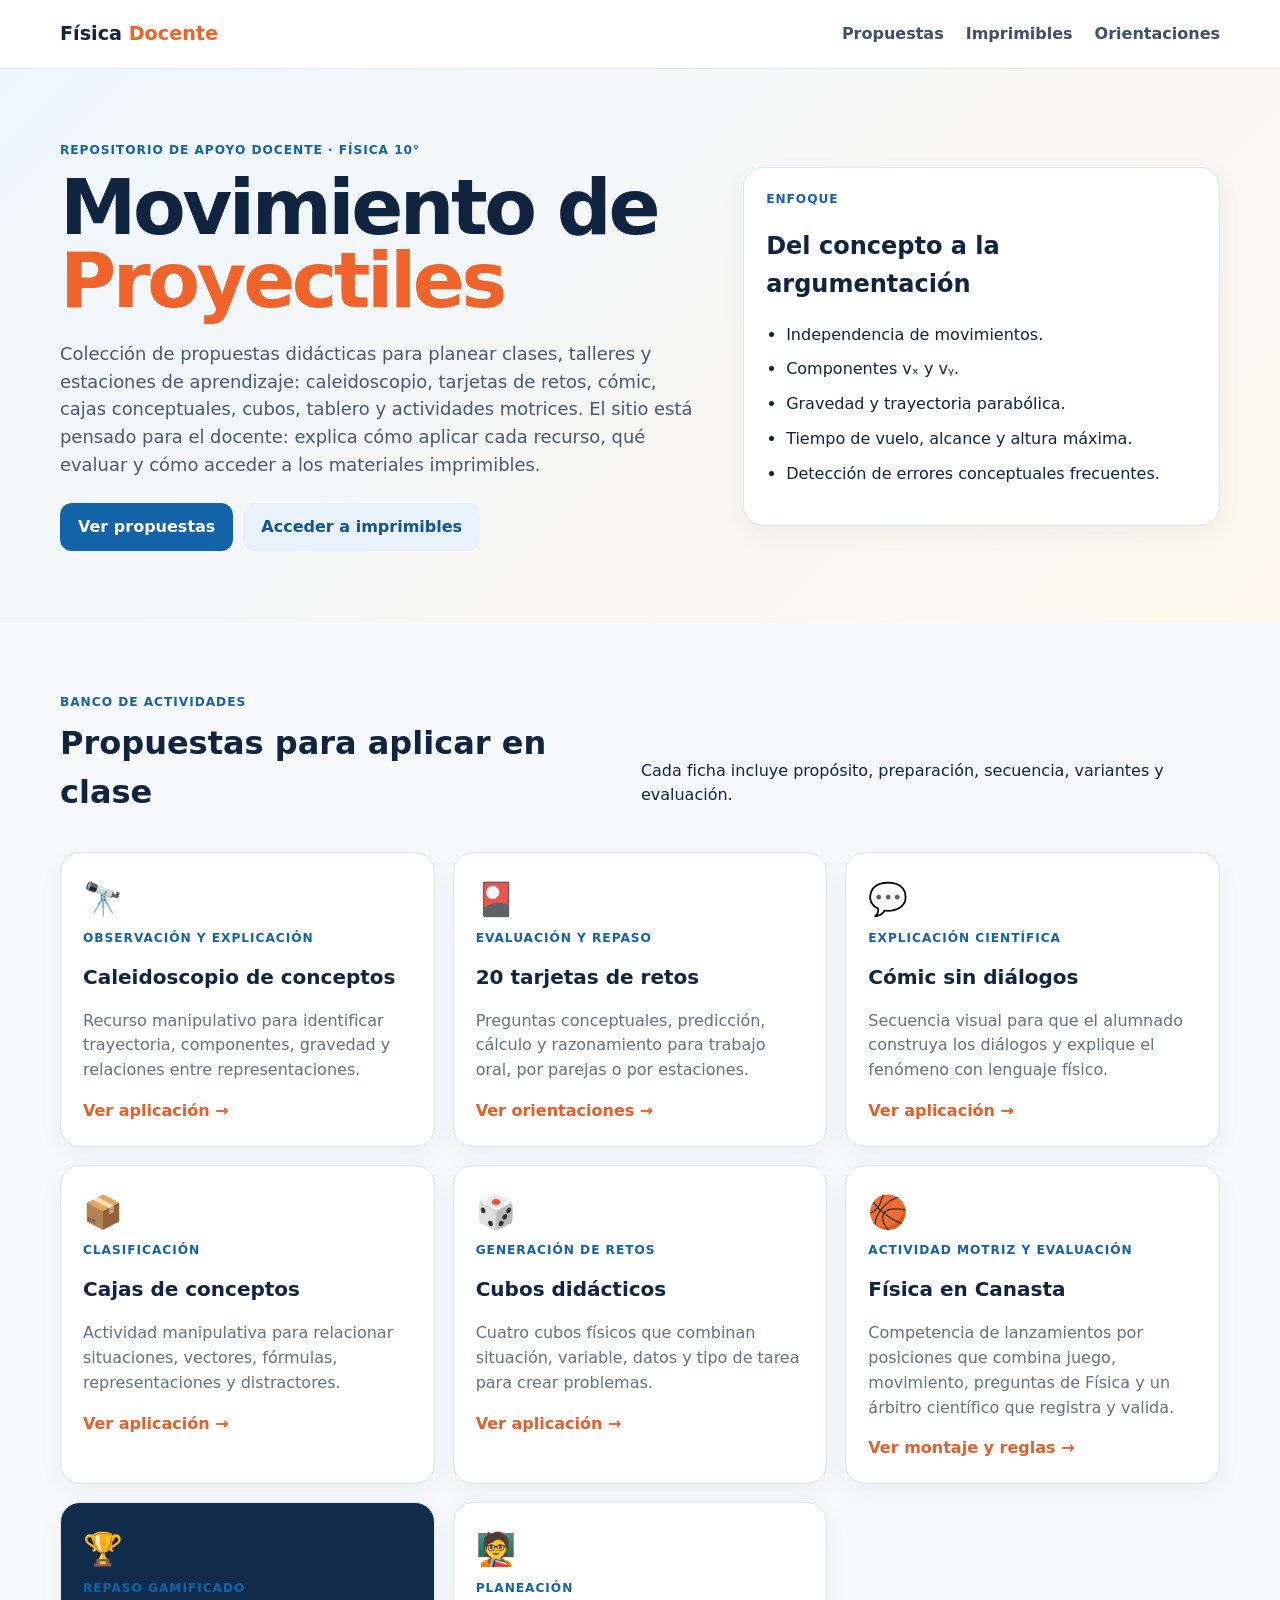
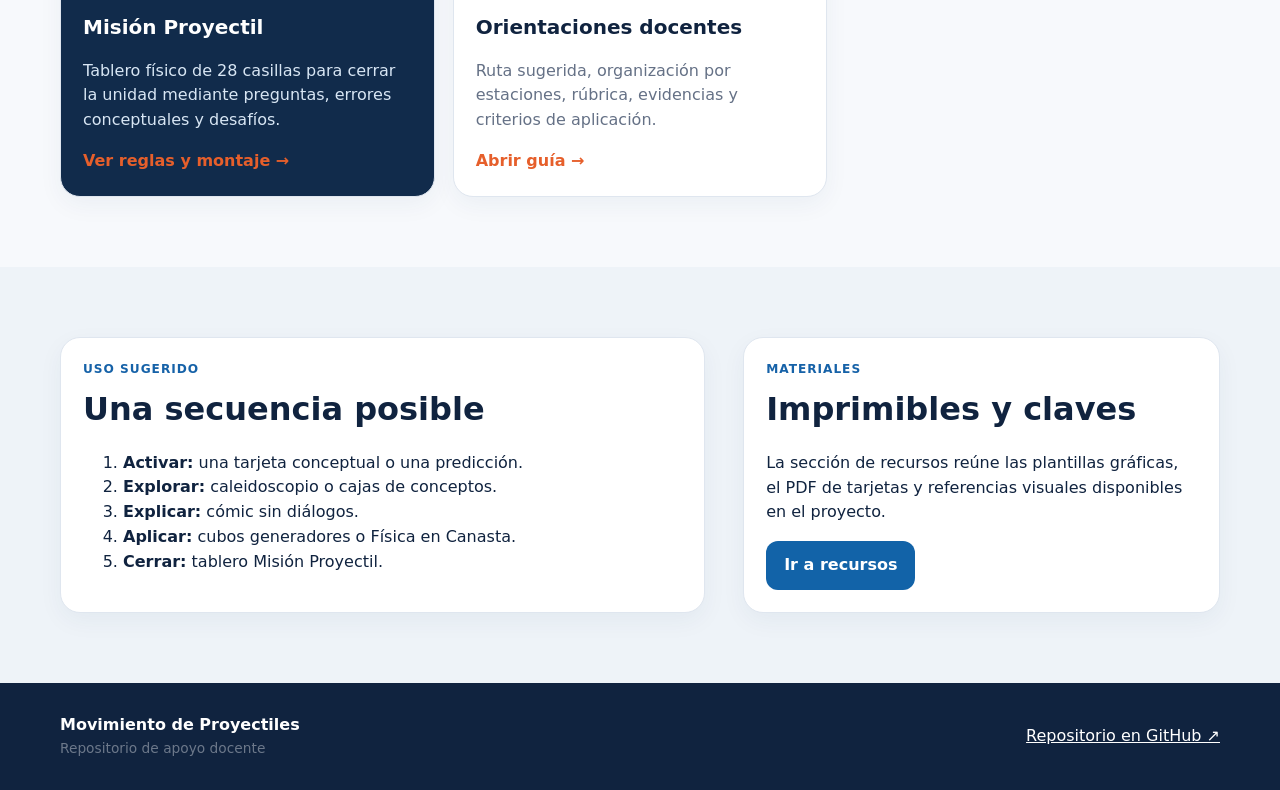
<file: index.html>
<!doctype html><html lang="es"><head><meta charset="utf-8"><meta name="viewport" content="width=device-width,initial-scale=1"><meta name="theme-color" content="#0f2747"><meta name="description" content="Repositorio docente con orientaciones, actividades e imprimibles sobre movimiento de proyectiles."><title>Movimiento de Proyectiles · Repositorio docente</title><link rel="stylesheet" href="assets/styles.css"></head><body><header class="site-header"><div class="wrap nav"><a class="brand" href="index.html">Física <span>Docente</span></a><nav class="nav-links"><a href="#propuestas">Propuestas</a><a href="resources.html">Imprimibles</a><a href="activities/docente.html">Orientaciones</a></nav></div></header><main><section class="hero"><div class="wrap hero-grid"><div><div class="eyebrow">Repositorio de apoyo docente · Física 10°</div><h1>Movimiento de <span>Proyectiles</span></h1><p class="lead">Colección de propuestas didácticas para planear clases, talleres y estaciones de aprendizaje: caleidoscopio, tarjetas de retos, cómic, cajas conceptuales, cubos, tablero y actividades motrices. El sitio está pensado para el docente: explica cómo aplicar cada recurso, qué evaluar y cómo acceder a los materiales imprimibles.</p><div class="hero-actions"><a class="btn" href="#propuestas">Ver propuestas</a><a class="btn secondary" href="resources.html">Acceder a imprimibles</a></div></div><div class="panel"><div class="eyebrow">Enfoque</div><h2>Del concepto a la argumentación</h2><ul class="check-list"><li>Independencia de movimientos.</li><li>Componentes vₓ y vᵧ.</li><li>Gravedad y trayectoria parabólica.</li><li>Tiempo de vuelo, alcance y altura máxima.</li><li>Detección de errores conceptuales frecuentes.</li></ul></div></div></section><section class="section" id="propuestas"><div class="wrap"><div class="section-head"><div><div class="eyebrow">Banco de actividades</div><h2>Propuestas para aplicar en clase</h2></div><p>Cada ficha incluye propósito, preparación, secuencia, variantes y evaluación.</p></div><div class="cards"><a class="card" href="activities/caleidoscopio.html"><div class="icon">🔭</div><span class="tag">Observación y explicación</span><h3>Caleidoscopio de conceptos</h3><p>Recurso manipulativo para identificar trayectoria, componentes, gravedad y relaciones entre representaciones.</p><span class="card-link">Ver aplicación →</span></a><a class="card" href="activities/retos.html"><div class="icon">🎴</div><span class="tag">Evaluación y repaso</span><h3>20 tarjetas de retos</h3><p>Preguntas conceptuales, predicción, cálculo y razonamiento para trabajo oral, por parejas o por estaciones.</p><span class="card-link">Ver orientaciones →</span></a><a class="card" href="activities/comic.html"><div class="icon">💬</div><span class="tag">Explicación científica</span><h3>Cómic sin diálogos</h3><p>Secuencia visual para que el alumnado construya los diálogos y explique el fenómeno con lenguaje físico.</p><span class="card-link">Ver aplicación →</span></a><a class="card" href="activities/cajas.html"><div class="icon">📦</div><span class="tag">Clasificación</span><h3>Cajas de conceptos</h3><p>Actividad manipulativa para relacionar situaciones, vectores, fórmulas, representaciones y distractores.</p><span class="card-link">Ver aplicación →</span></a><a class="card" href="activities/cubos.html"><div class="icon">🎲</div><span class="tag">Generación de retos</span><h3>Cubos didácticos</h3><p>Cuatro cubos físicos que combinan situación, variable, datos y tipo de tarea para crear problemas.</p><span class="card-link">Ver aplicación →</span></a><a class="card" href="activities/fisica-en-canasta.html"><div class="icon">🏀</div><span class="tag">Actividad motriz y evaluación</span><h3>Física en Canasta</h3><p>Competencia de lanzamientos por posiciones que combina juego, movimiento, preguntas de Física y un árbitro científico que registra y valida.</p><span class="card-link">Ver montaje y reglas →</span></a><a class="card featured" href="activities/tablero.html"><div class="icon">🏆</div><span class="tag">Repaso gamificado</span><h3>Misión Proyectil</h3><p>Tablero físico de 28 casillas para cerrar la unidad mediante preguntas, errores conceptuales y desafíos.</p><span class="card-link">Ver reglas y montaje →</span></a><a class="card" href="activities/docente.html"><div class="icon">🧑‍🏫</div><span class="tag">Planeación</span><h3>Orientaciones docentes</h3><p>Ruta sugerida, organización por estaciones, rúbrica, evidencias y criterios de aplicación.</p><span class="card-link">Abrir guía →</span></a></div></div></section><section class="section alt"><div class="wrap two-col"><div class="panel"><div class="eyebrow">Uso sugerido</div><h2>Una secuencia posible</h2><ol><li><b>Activar:</b> una tarjeta conceptual o una predicción.</li><li><b>Explorar:</b> caleidoscopio o cajas de conceptos.</li><li><b>Explicar:</b> cómic sin diálogos.</li><li><b>Aplicar:</b> cubos generadores o Física en Canasta.</li><li><b>Cerrar:</b> tablero Misión Proyectil.</li></ol></div><div class="panel"><div class="eyebrow">Materiales</div><h2>Imprimibles y claves</h2><p>La sección de recursos reúne las plantillas gráficas, el PDF de tarjetas y referencias visuales disponibles en el proyecto.</p><a class="btn" href="resources.html">Ir a recursos</a></div></div></section></main><footer><div class="wrap footer-inner"><div><b>Movimiento de Proyectiles</b><div class="meta">Repositorio de apoyo docente</div></div><a href="https://github.com/HAYZAR/proyectiles-web">Repositorio en GitHub ↗</a></div></footer></body></html>
</file>
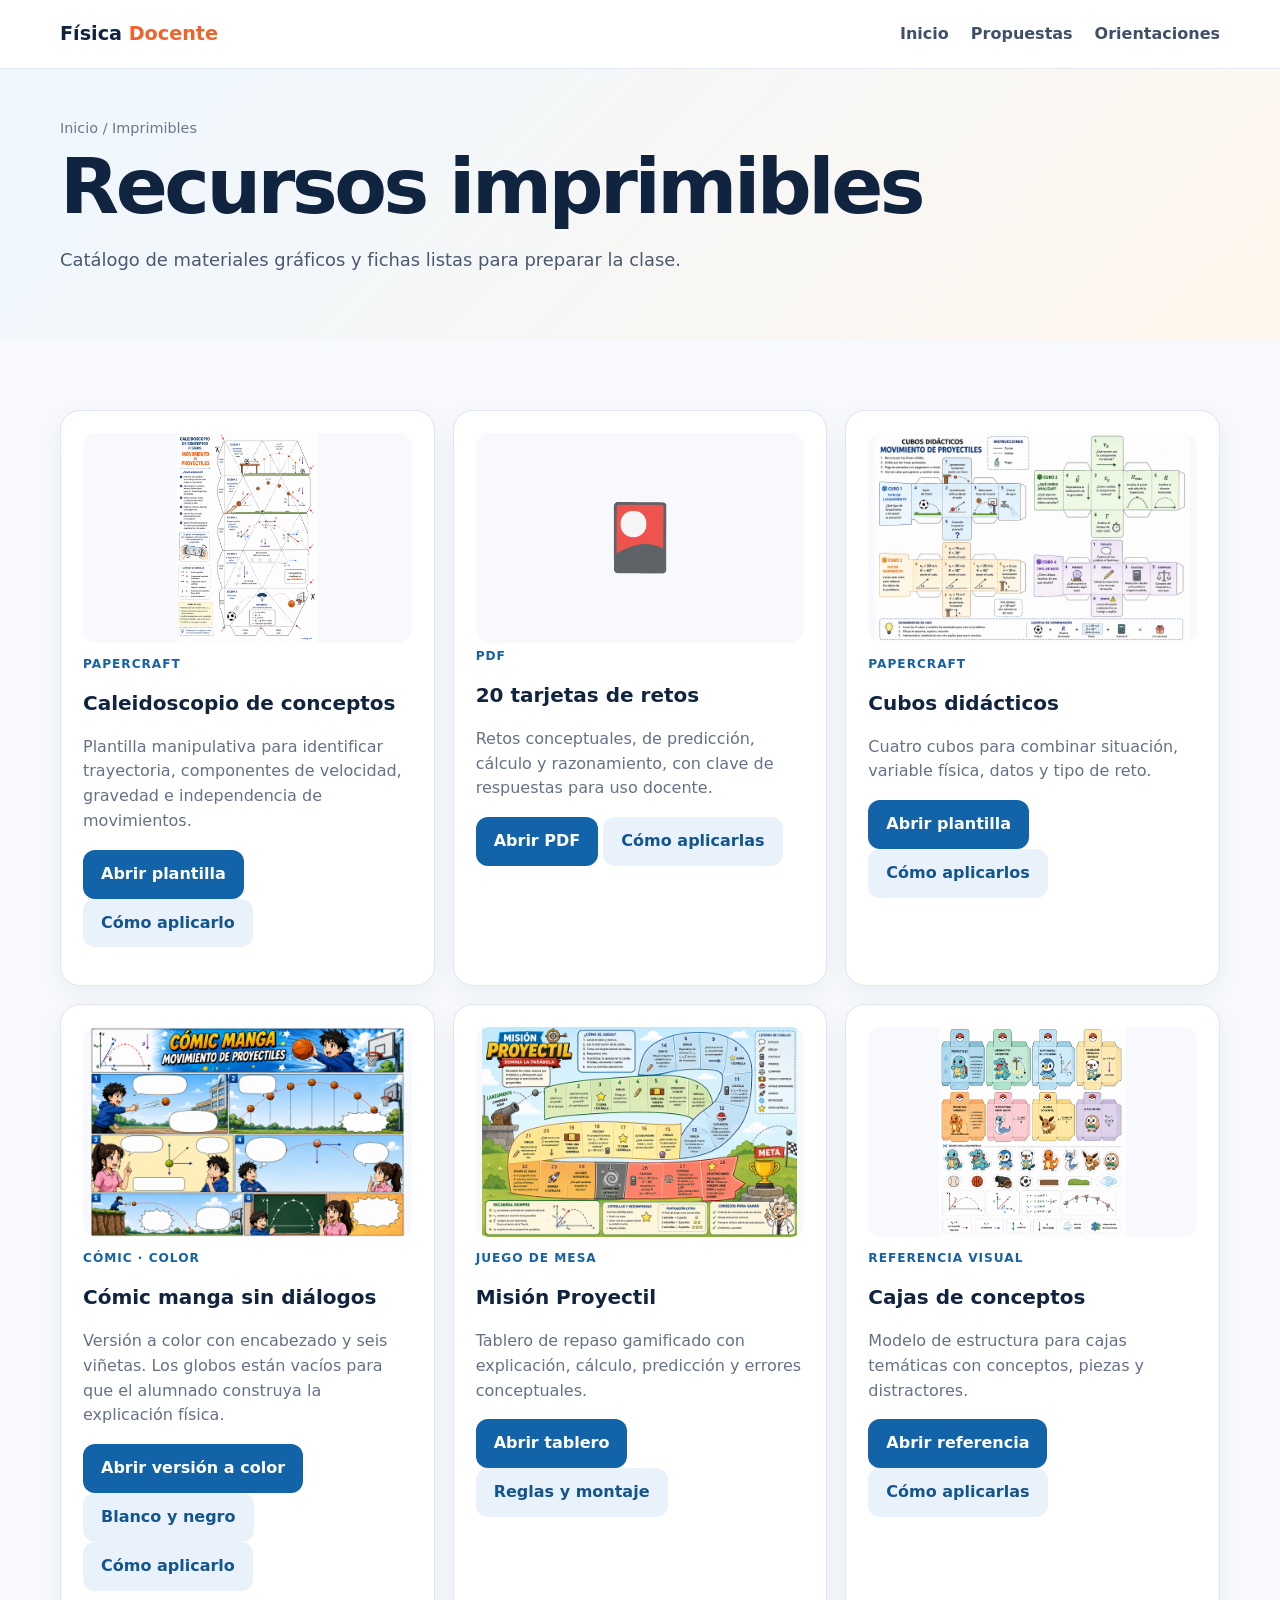
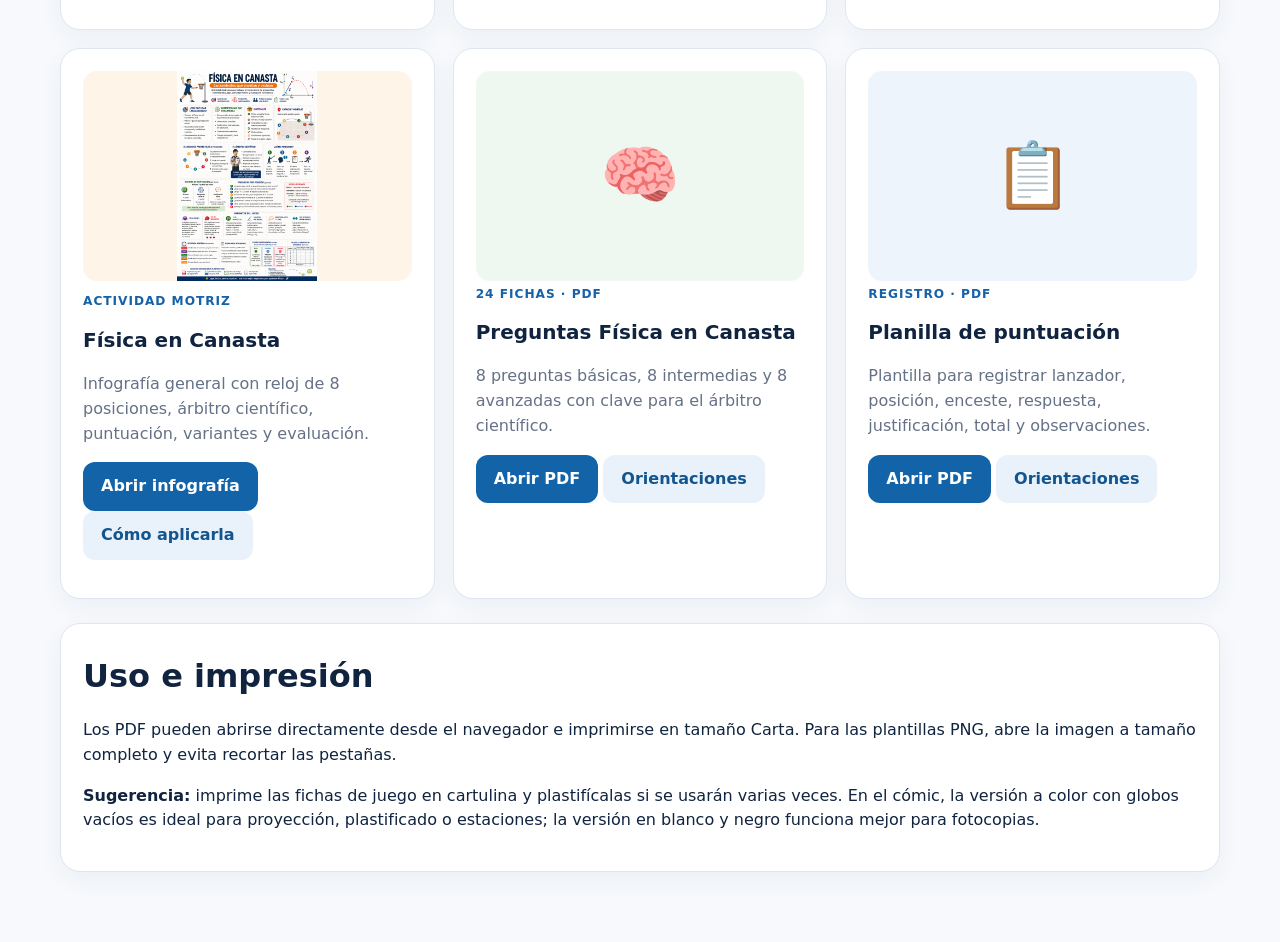
<file: resources.html>
<!doctype html><html lang="es"><head><meta charset="utf-8"><meta name="viewport" content="width=device-width,initial-scale=1"><title>Imprimibles · Movimiento de Proyectiles</title><link rel="stylesheet" href="assets/styles.css"></head><body><header class="site-header"><div class="wrap nav"><a class="brand" href="index.html">Física <span>Docente</span></a><nav class="nav-links"><a href="index.html">Inicio</a><a href="index.html#propuestas">Propuestas</a><a href="activities/docente.html">Orientaciones</a></nav></div></header><main><section class="page-hero"><div class="wrap"><div class="breadcrumbs">Inicio / Imprimibles</div><h1>Recursos imprimibles</h1><p class="lead">Catálogo de materiales gráficos y fichas listas para preparar la clase.</p></div></section><section class="section"><div class="wrap"><div class="cards"><article class="card"><img src="resources/Recurso_1_Caleidoscopia.png" alt="Plantilla de caleidoscopio de movimiento de proyectiles" style="width:100%;height:210px;object-fit:contain;border-radius:14px;background:#f7f9fc"><span class="tag">Papercraft</span><h3>Caleidoscopio de conceptos</h3><p>Plantilla manipulativa para identificar trayectoria, componentes de velocidad, gravedad e independencia de movimientos.</p><p><a class="btn" href="resources/Recurso_1_Caleidoscopia.png" target="_blank" rel="noopener">Abrir plantilla</a> <a class="btn secondary" href="activities/caleidoscopio.html">Cómo aplicarlo</a></p></article><article class="card"><div style="height:210px;display:grid;place-items:center;background:#f7f9fc;border-radius:14px;font-size:64px">🎴</div><span class="tag">PDF</span><h3>20 tarjetas de retos</h3><p>Retos conceptuales, de predicción, cálculo y razonamiento, con clave de respuestas para uso docente.</p><p><a class="btn" href="resources/20_tarjetas_retos_movimiento_proyectiles.pdf" target="_blank" rel="noopener">Abrir PDF</a> <a class="btn secondary" href="activities/retos.html">Cómo aplicarlas</a></p></article><article class="card"><img src="resources/Recurso_2_Cubos.png" alt="Plantilla de cubos didácticos" style="width:100%;height:210px;object-fit:contain;border-radius:14px;background:#f7f9fc"><span class="tag">Papercraft</span><h3>Cubos didácticos</h3><p>Cuatro cubos para combinar situación, variable física, datos y tipo de reto.</p><p><a class="btn" href="resources/Recurso_2_Cubos.png" target="_blank" rel="noopener">Abrir plantilla</a> <a class="btn secondary" href="activities/cubos.html">Cómo aplicarlos</a></p></article><article class="card"><img src="resources/Recurso_3d_Manga.png" alt="Cómic manga a color con globos vacíos sobre movimiento de proyectiles" style="width:100%;height:210px;object-fit:contain;border-radius:14px;background:#f7f9fc"><span class="tag">Cómic · Color</span><h3>Cómic manga sin diálogos</h3><p>Versión a color con encabezado y seis viñetas. Los globos están vacíos para que el alumnado construya la explicación física.</p><p><a class="btn" href="resources/Recurso_3d_Manga.png" target="_blank" rel="noopener">Abrir versión a color</a> <a class="btn secondary" href="resources/Recurso_3_Manga.png" target="_blank" rel="noopener">Blanco y negro</a> <a class="btn secondary" href="activities/comic.html">Cómo aplicarlo</a></p></article><article class="card"><img src="resources/Recurso_4_Misión.png" alt="Tablero Misión Proyectil" style="width:100%;height:210px;object-fit:contain;border-radius:14px;background:#f7f9fc"><span class="tag">Juego de mesa</span><h3>Misión Proyectil</h3><p>Tablero de repaso gamificado con explicación, cálculo, predicción y errores conceptuales.</p><p><a class="btn" href="resources/Recurso_4_Misión.png" target="_blank" rel="noopener">Abrir tablero</a> <a class="btn secondary" href="activities/tablero.html">Reglas y montaje</a></p></article><article class="card"><img src="resources/Recurso_5_Pokemon.png" alt="Modelo visual de cajas de conceptos" style="width:100%;height:210px;object-fit:contain;border-radius:14px;background:#f7f9fc"><span class="tag">Referencia visual</span><h3>Cajas de conceptos</h3><p>Modelo de estructura para cajas temáticas con conceptos, piezas y distractores.</p><p><a class="btn" href="resources/Recurso_5_Pokemon.png" target="_blank" rel="noopener">Abrir referencia</a> <a class="btn secondary" href="activities/cajas.html">Cómo aplicarlas</a></p></article><article class="card"><img src="resources/Recurso_6_Infografia_Canasta.png" alt="Infografía Física en Canasta" style="width:100%;height:210px;object-fit:contain;border-radius:14px;background:#fff4e8"><span class="tag">Actividad motriz</span><h3>Física en Canasta</h3><p>Infografía general con reloj de 8 posiciones, árbitro científico, puntuación, variantes y evaluación.</p><p><a class="btn" href="resources/Recurso_6_Infografia_Canasta.png" target="_blank" rel="noopener">Abrir infografía</a> <a class="btn secondary" href="activities/fisica-en-canasta.html">Cómo aplicarla</a></p></article><article class="card"><div style="height:210px;display:grid;place-items:center;background:#eef7f0;border-radius:14px;font-size:64px">🧠</div><span class="tag">24 fichas · PDF</span><h3>Preguntas Física en Canasta</h3><p>8 preguntas básicas, 8 intermedias y 8 avanzadas con clave para el árbitro científico.</p><p><a class="btn" href="resources/fisica_en_canasta_fichas_preguntas.pdf" target="_blank" rel="noopener">Abrir PDF</a> <a class="btn secondary" href="activities/fisica-en-canasta.html">Orientaciones</a></p></article><article class="card"><div style="height:210px;display:grid;place-items:center;background:#eef4fb;border-radius:14px;font-size:64px">📋</div><span class="tag">Registro · PDF</span><h3>Planilla de puntuación</h3><p>Plantilla para registrar lanzador, posición, enceste, respuesta, justificación, total y observaciones.</p><p><a class="btn" href="resources/fisica_en_canasta_registro_puntos.pdf" target="_blank" rel="noopener">Abrir PDF</a> <a class="btn secondary" href="activities/fisica-en-canasta.html">Orientaciones</a></p></article></div><div class="panel" style="margin-top:24px"><h2>Uso e impresión</h2><p>Los PDF pueden abrirse directamente desde el navegador e imprimirse en tamaño Carta. Para las plantillas PNG, abre la imagen a tamaño completo y evita recortar las pestañas.</p><p><b>Sugerencia:</b> imprime las fichas de juego en cartulina y plastifícalas si se usarán varias veces. En el cómic, la versión a color con globos vacíos es ideal para proyección, plastificado o estaciones; la versión en blanco y negro funciona mejor para fotocopias.</p></div></div></section></main></body></html>
</file>
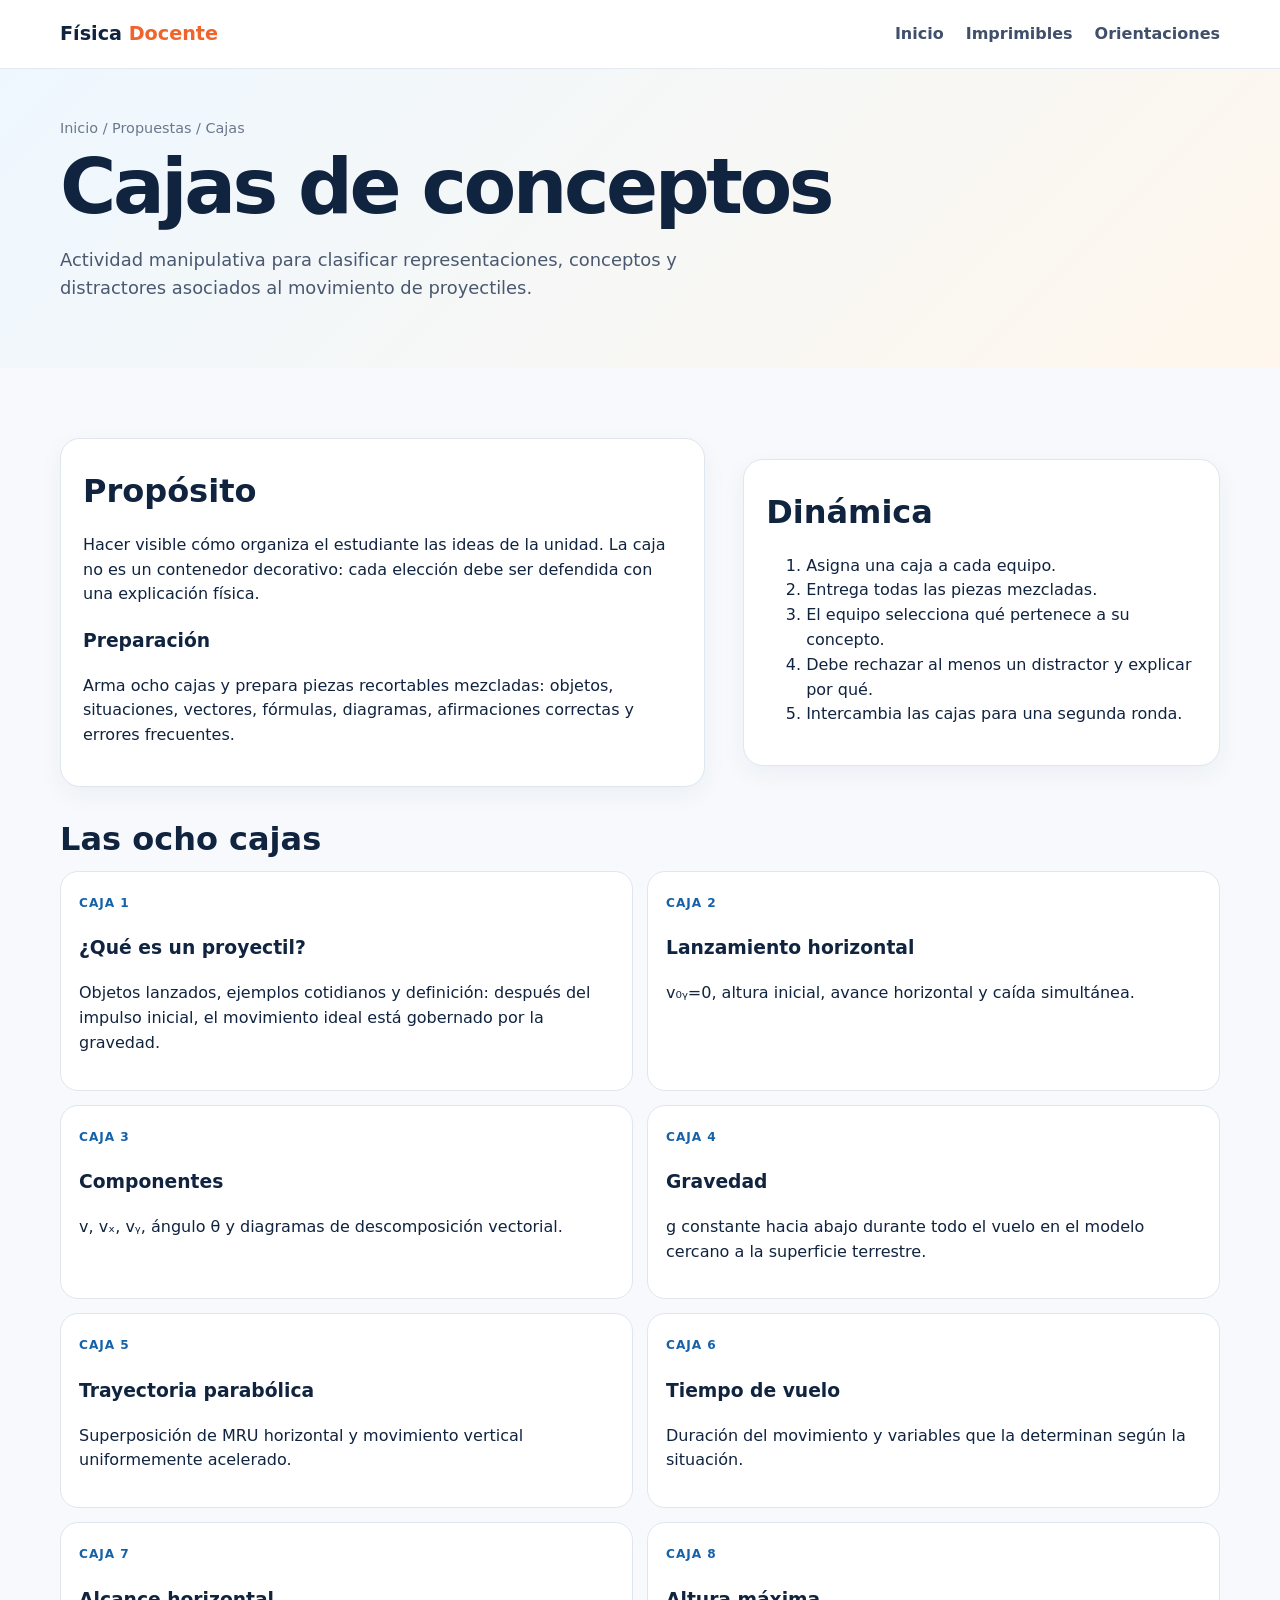
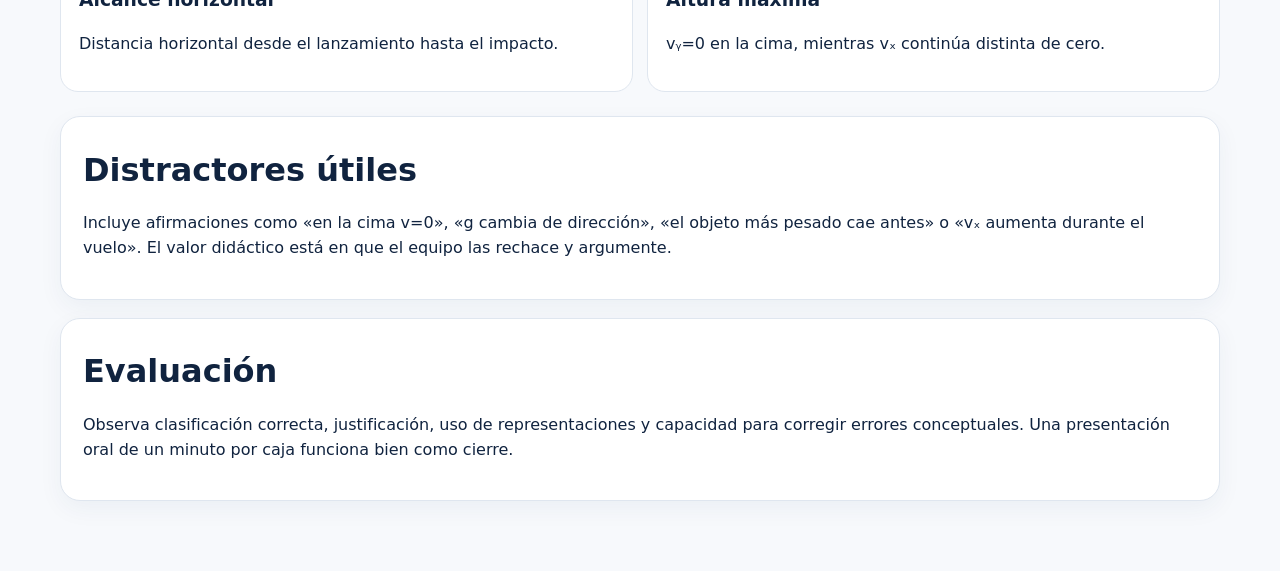
<file: activities/cajas.html>
<!doctype html><html lang="es"><head><meta charset="utf-8"><meta name="viewport" content="width=device-width,initial-scale=1"><title>Cajas de conceptos · Guía docente</title><link rel="stylesheet" href="../assets/styles.css"></head><body><header class="site-header"><div class="wrap nav"><a class="brand" href="../index.html">Física <span>Docente</span></a><nav class="nav-links"><a href="../index.html">Inicio</a><a href="../resources.html">Imprimibles</a><a href="docente.html">Orientaciones</a></nav></div></header><main><section class="page-hero"><div class="wrap"><div class="breadcrumbs">Inicio / Propuestas / Cajas</div><h1>Cajas de conceptos</h1><p class="lead">Actividad manipulativa para clasificar representaciones, conceptos y distractores asociados al movimiento de proyectiles.</p></div></section><section class="section"><div class="wrap"><div class="two-col"><div class="panel"><h2>Propósito</h2><p>Hacer visible cómo organiza el estudiante las ideas de la unidad. La caja no es un contenedor decorativo: cada elección debe ser defendida con una explicación física.</p><h3>Preparación</h3><p>Arma ocho cajas y prepara piezas recortables mezcladas: objetos, situaciones, vectores, fórmulas, diagramas, afirmaciones correctas y errores frecuentes.</p></div><div class="panel"><h2>Dinámica</h2><ol><li>Asigna una caja a cada equipo.</li><li>Entrega todas las piezas mezcladas.</li><li>El equipo selecciona qué pertenece a su concepto.</li><li>Debe rechazar al menos un distractor y explicar por qué.</li><li>Intercambia las cajas para una segunda ronda.</li></ol></div></div><h2 style="margin-top:28px">Las ocho cajas</h2><div class="concept-grid"><div class="concept-card"><span class="tag">Caja 1</span><h3>¿Qué es un proyectil?</h3><p>Objetos lanzados, ejemplos cotidianos y definición: después del impulso inicial, el movimiento ideal está gobernado por la gravedad.</p></div><div class="concept-card"><span class="tag">Caja 2</span><h3>Lanzamiento horizontal</h3><p>v₀ᵧ=0, altura inicial, avance horizontal y caída simultánea.</p></div><div class="concept-card"><span class="tag">Caja 3</span><h3>Componentes</h3><p>v, vₓ, vᵧ, ángulo θ y diagramas de descomposición vectorial.</p></div><div class="concept-card"><span class="tag">Caja 4</span><h3>Gravedad</h3><p>g constante hacia abajo durante todo el vuelo en el modelo cercano a la superficie terrestre.</p></div><div class="concept-card"><span class="tag">Caja 5</span><h3>Trayectoria parabólica</h3><p>Superposición de MRU horizontal y movimiento vertical uniformemente acelerado.</p></div><div class="concept-card"><span class="tag">Caja 6</span><h3>Tiempo de vuelo</h3><p>Duración del movimiento y variables que la determinan según la situación.</p></div><div class="concept-card"><span class="tag">Caja 7</span><h3>Alcance horizontal</h3><p>Distancia horizontal desde el lanzamiento hasta el impacto.</p></div><div class="concept-card"><span class="tag">Caja 8</span><h3>Altura máxima</h3><p>vᵧ=0 en la cima, mientras vₓ continúa distinta de cero.</p></div></div><div class="panel" style="margin-top:24px"><h2>Distractores útiles</h2><p>Incluye afirmaciones como «en la cima v=0», «g cambia de dirección», «el objeto más pesado cae antes» o «vₓ aumenta durante el vuelo». El valor didáctico está en que el equipo las rechace y argumente.</p></div><div class="panel" style="margin-top:18px"><h2>Evaluación</h2><p>Observa clasificación correcta, justificación, uso de representaciones y capacidad para corregir errores conceptuales. Una presentación oral de un minuto por caja funciona bien como cierre.</p></div></div></section></main></body></html>
</file>
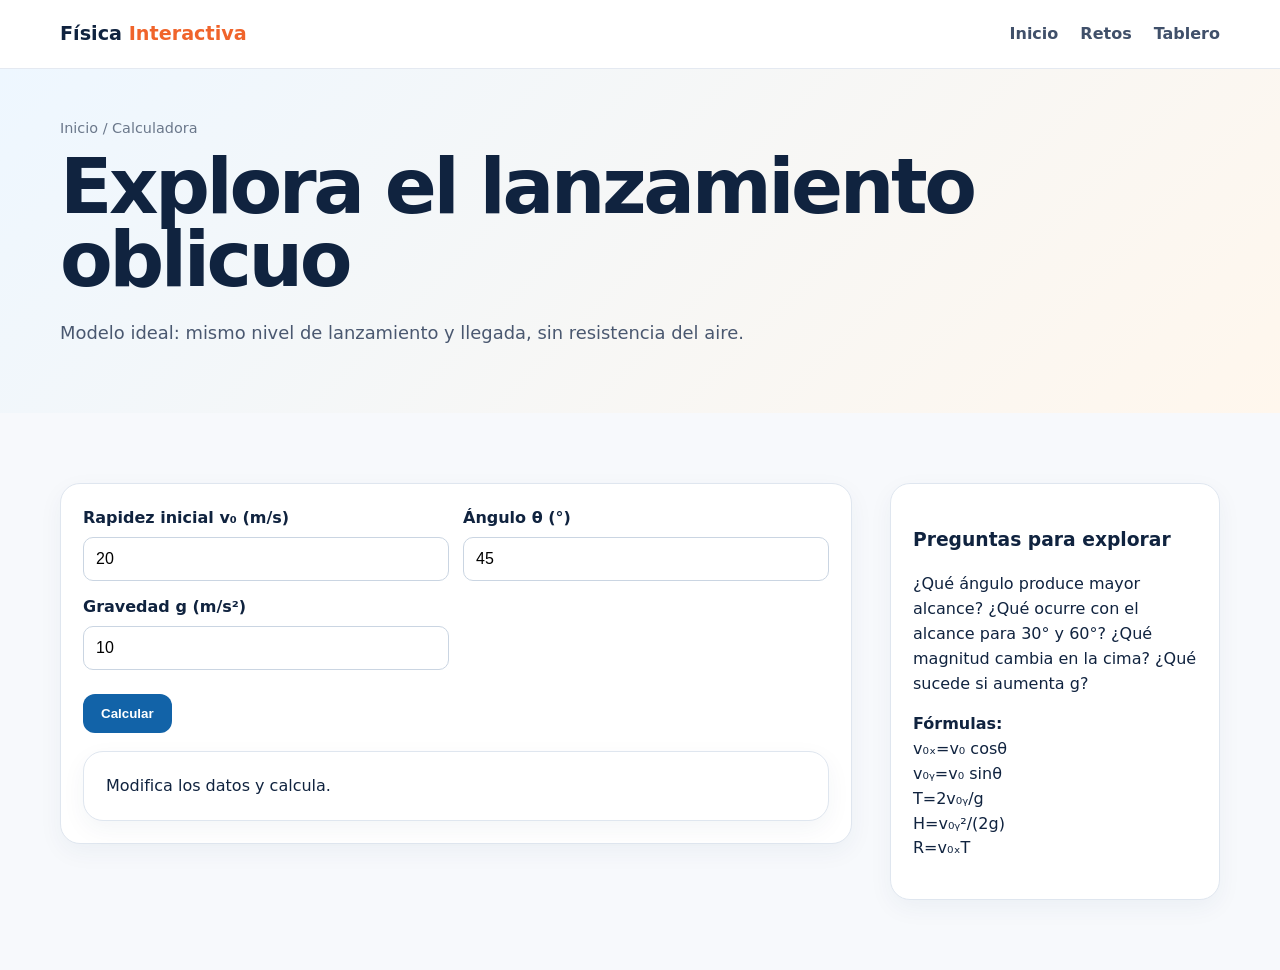
<file: activities/calculadora.html>
<!doctype html><html lang="es"><head><meta charset="utf-8"><meta name="viewport" content="width=device-width,initial-scale=1"><title>Calculadora · Proyectiles</title><link rel="stylesheet" href="../assets/styles.css"></head><body><header class="site-header"><div class="wrap nav"><a class="brand" href="../index.html">Física <span>Interactiva</span></a><nav class="nav-links"><a href="../index.html">Inicio</a><a href="retos.html">Retos</a><a href="tablero.html">Tablero</a></nav></div></header><main><section class="page-hero"><div class="wrap"><div class="breadcrumbs">Inicio / Calculadora</div><h1>Explora el lanzamiento oblicuo</h1><p class="lead">Modelo ideal: mismo nivel de lanzamiento y llegada, sin resistencia del aire.</p></div></section><section class="section"><div class="wrap activity-layout"><div><div class="panel"><div class="calc-grid"><div class="field"><label>Rapidez inicial v₀ (m/s)</label><input id="v0" type="number" value="20" min="0" step="1"></div><div class="field"><label>Ángulo θ (°)</label><input id="theta" type="number" value="45" min="0" max="90" step="1"></div><div class="field"><label>Gravedad g (m/s²)</label><input id="g" type="number" value="10" min="0.1" step="0.1"></div></div><div class="controls"><button class="btn" id="calcProjectile">Calcular</button></div><div class="result" id="calcResult">Modifica los datos y calcula.</div></div></div><aside class="sticky panel"><h3>Preguntas para explorar</h3><p>¿Qué ángulo produce mayor alcance? ¿Qué ocurre con el alcance para 30° y 60°? ¿Qué magnitud cambia en la cima? ¿Qué sucede si aumenta g?</p><p><b>Fórmulas:</b><br>v₀ₓ=v₀ cosθ<br>v₀ᵧ=v₀ sinθ<br>T=2v₀ᵧ/g<br>H=v₀ᵧ²/(2g)<br>R=v₀ₓT</p></aside></div></section></main><script src="../assets/app.js"></script></body></html>
</file>
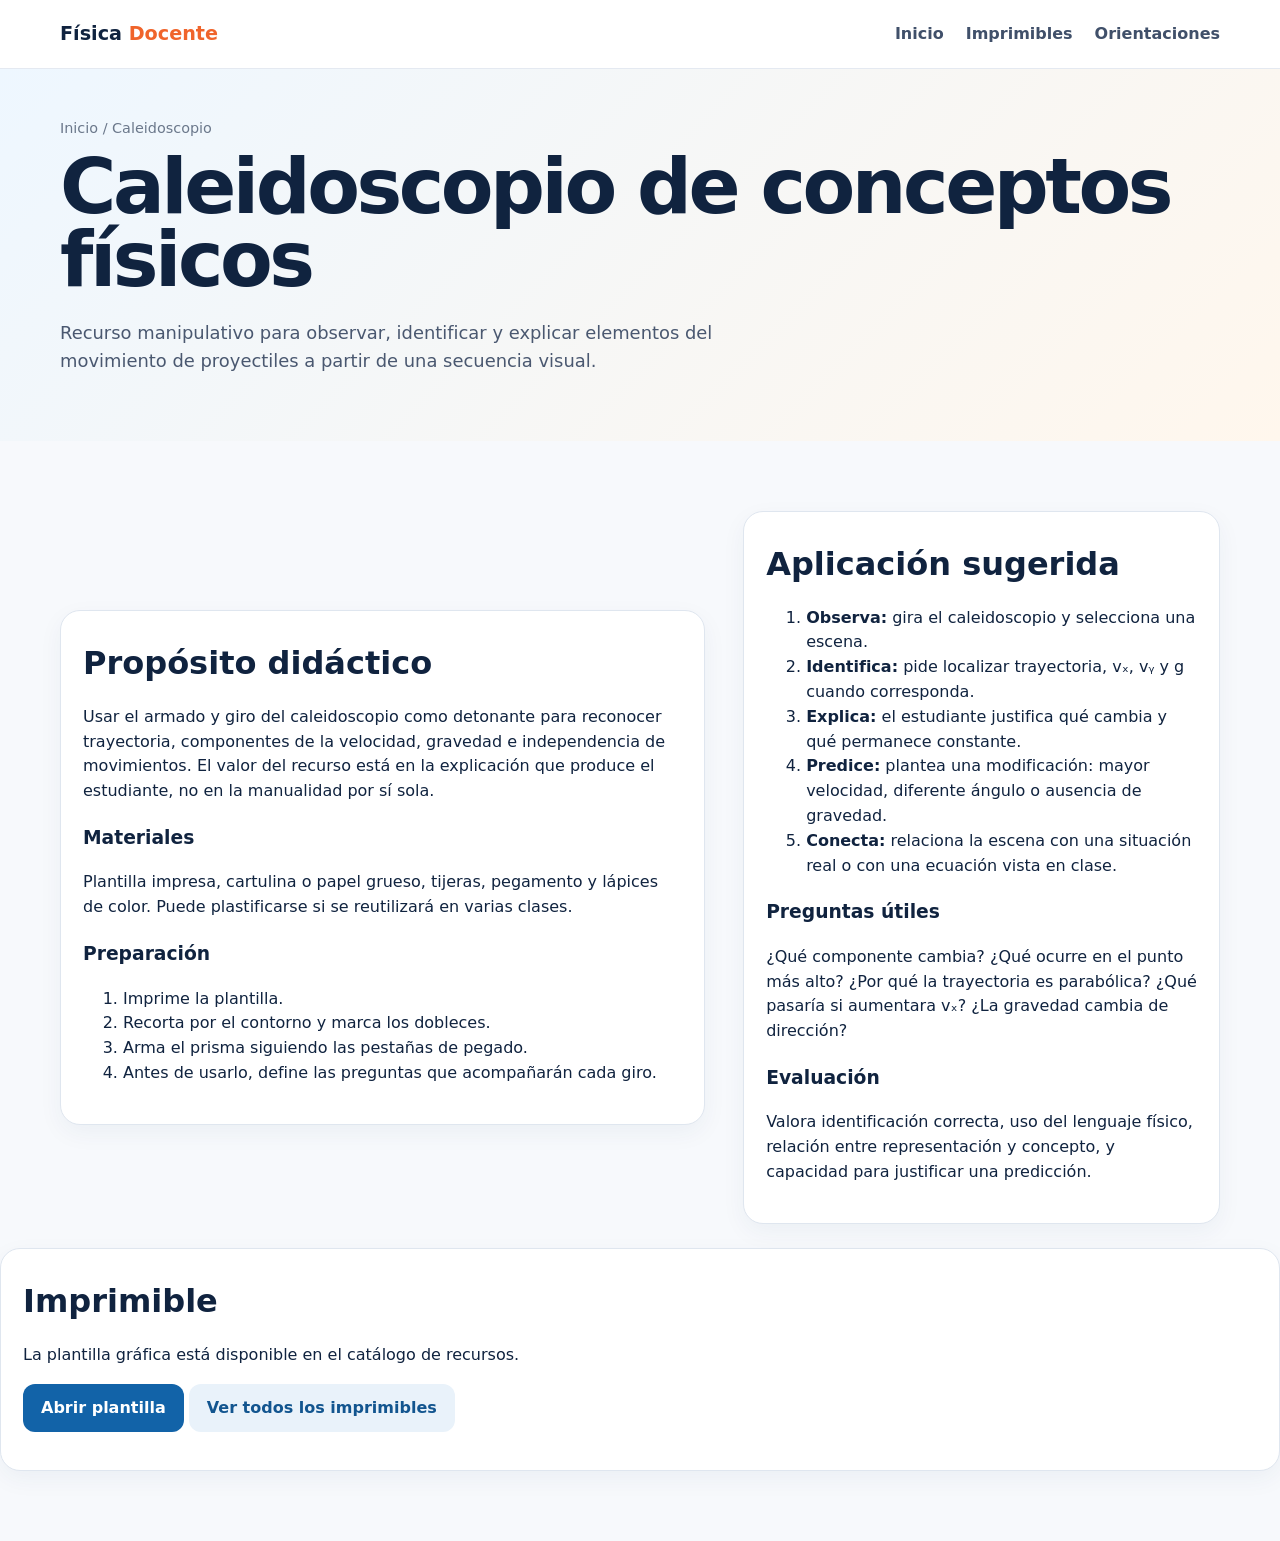
<file: activities/caleidoscopio.html>
<!doctype html><html lang="es"><head><meta charset="utf-8"><meta name="viewport" content="width=device-width,initial-scale=1"><title>Caleidoscopio · Movimiento de Proyectiles</title><link rel="stylesheet" href="../assets/styles.css"></head><body><header class="site-header"><div class="wrap nav"><a class="brand" href="../index.html">Física <span>Docente</span></a><nav class="nav-links"><a href="../index.html">Inicio</a><a href="../resources.html">Imprimibles</a><a href="docente.html">Orientaciones</a></nav></div></header><main><section class="page-hero"><div class="wrap"><div class="breadcrumbs">Inicio / Caleidoscopio</div><h1>Caleidoscopio de conceptos físicos</h1><p class="lead">Recurso manipulativo para observar, identificar y explicar elementos del movimiento de proyectiles a partir de una secuencia visual.</p></div></section><section class="section"><div class="wrap two-col"><div class="panel"><h2>Propósito didáctico</h2><p>Usar el armado y giro del caleidoscopio como detonante para reconocer trayectoria, componentes de la velocidad, gravedad e independencia de movimientos. El valor del recurso está en la explicación que produce el estudiante, no en la manualidad por sí sola.</p><h3>Materiales</h3><p>Plantilla impresa, cartulina o papel grueso, tijeras, pegamento y lápices de color. Puede plastificarse si se reutilizará en varias clases.</p><h3>Preparación</h3><ol><li>Imprime la plantilla.</li><li>Recorta por el contorno y marca los dobleces.</li><li>Arma el prisma siguiendo las pestañas de pegado.</li><li>Antes de usarlo, define las preguntas que acompañarán cada giro.</li></ol></div><div class="panel"><h2>Aplicación sugerida</h2><ol><li><b>Observa:</b> gira el caleidoscopio y selecciona una escena.</li><li><b>Identifica:</b> pide localizar trayectoria, vₓ, vᵧ y g cuando corresponda.</li><li><b>Explica:</b> el estudiante justifica qué cambia y qué permanece constante.</li><li><b>Predice:</b> plantea una modificación: mayor velocidad, diferente ángulo o ausencia de gravedad.</li><li><b>Conecta:</b> relaciona la escena con una situación real o con una ecuación vista en clase.</li></ol><h3>Preguntas útiles</h3><p>¿Qué componente cambia? ¿Qué ocurre en el punto más alto? ¿Por qué la trayectoria es parabólica? ¿Qué pasaría si aumentara vₓ? ¿La gravedad cambia de dirección?</p><h3>Evaluación</h3><p>Valora identificación correcta, uso del lenguaje físico, relación entre representación y concepto, y capacidad para justificar una predicción.</p></div></div><div class="panel" style="margin-top:24px"><h2>Imprimible</h2><p>La plantilla gráfica está disponible en el catálogo de recursos.</p><p><a class="btn" href="../resources/Recurso_1_Caleidoscopia.png" target="_blank" rel="noopener">Abrir plantilla</a> <a class="btn secondary" href="../resources.html">Ver todos los imprimibles</a></p></div></div></section></main></body></html>
</file>
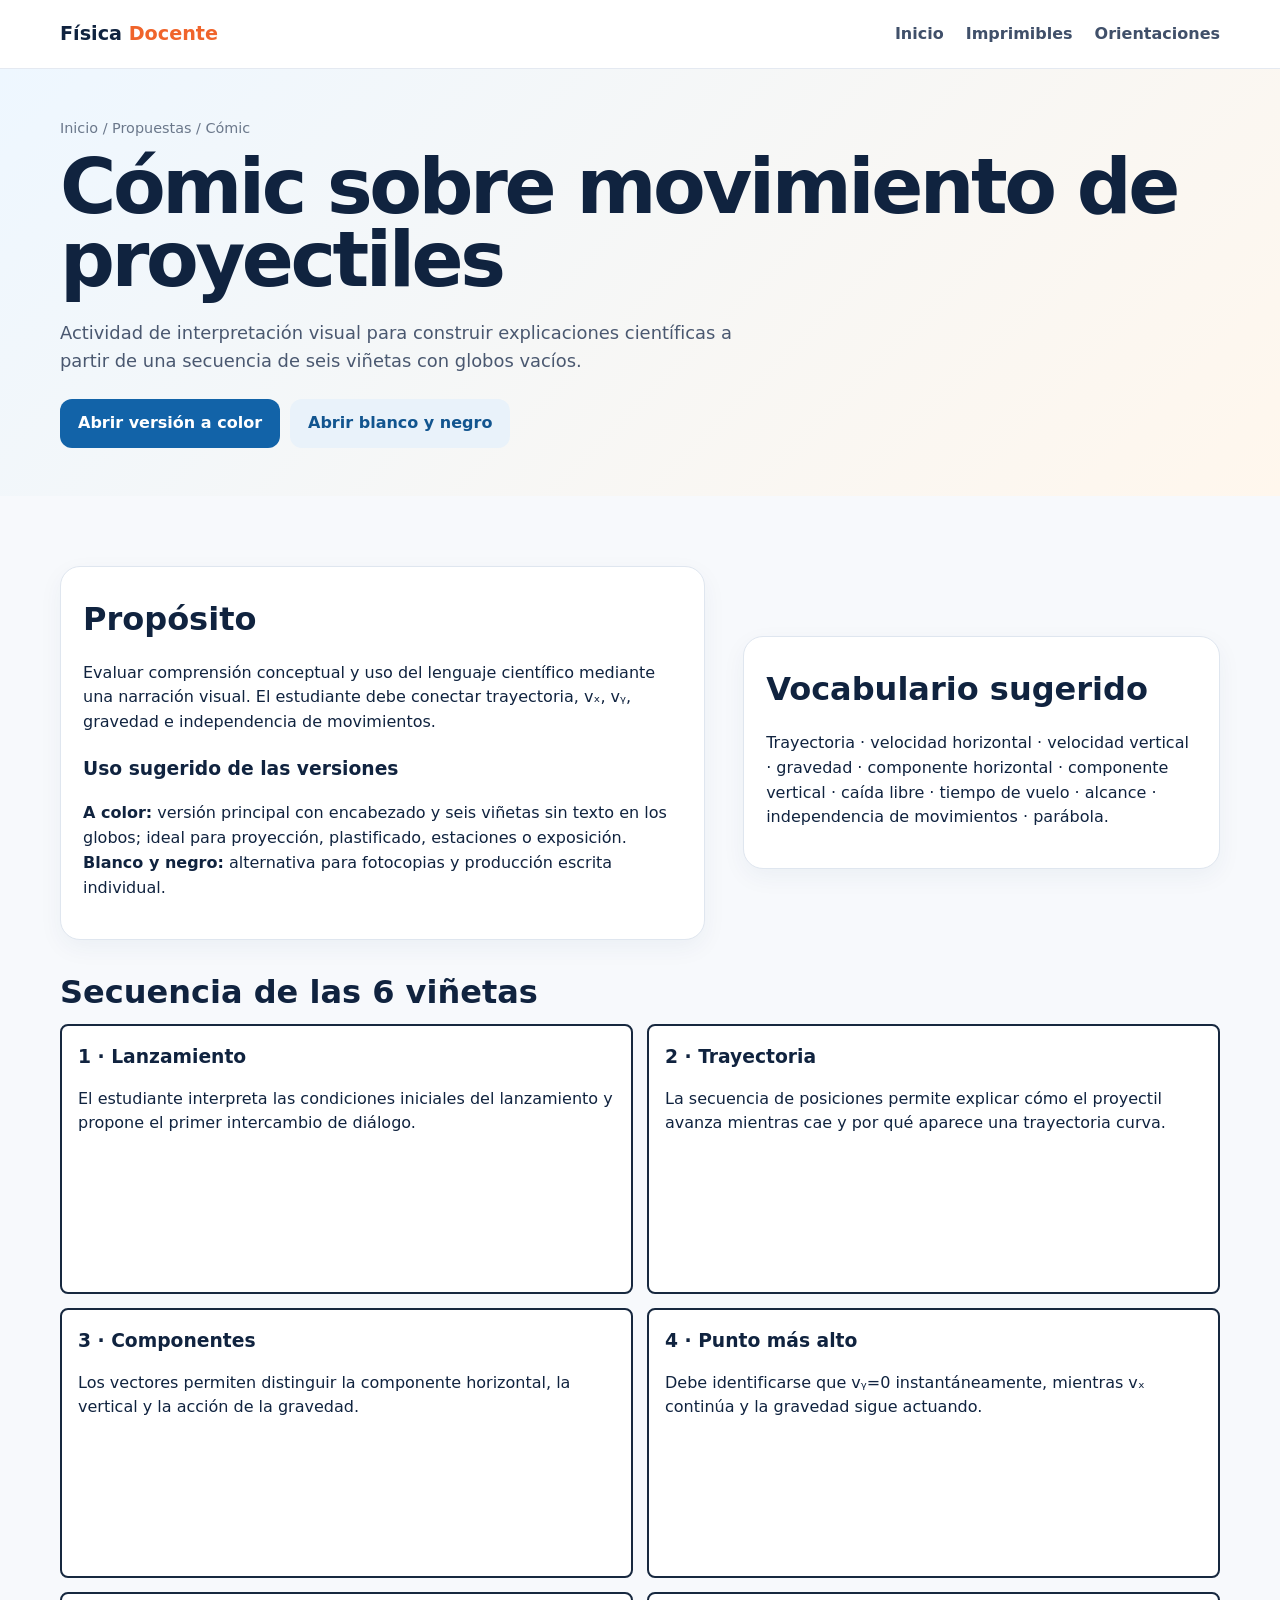
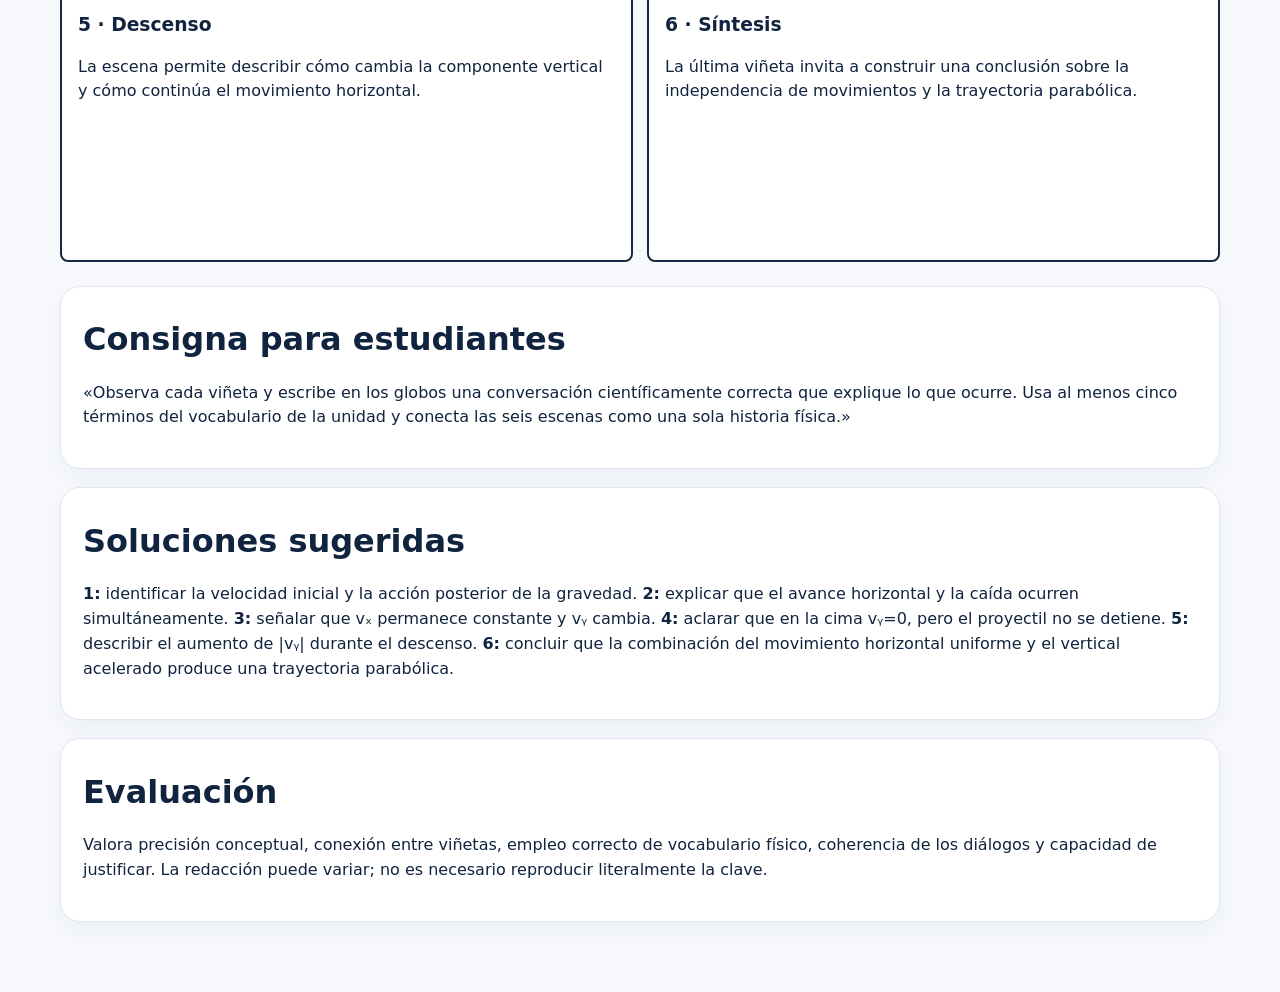
<file: activities/comic.html>
<!doctype html><html lang="es"><head><meta charset="utf-8"><meta name="viewport" content="width=device-width,initial-scale=1"><title>Cómic sin diálogos · Guía docente</title><link rel="stylesheet" href="../assets/styles.css"></head><body><header class="site-header"><div class="wrap nav"><a class="brand" href="../index.html">Física <span>Docente</span></a><nav class="nav-links"><a href="../index.html">Inicio</a><a href="../resources.html">Imprimibles</a><a href="docente.html">Orientaciones</a></nav></div></header><main><section class="page-hero"><div class="wrap"><div class="breadcrumbs">Inicio / Propuestas / Cómic</div><h1>Cómic sobre movimiento de proyectiles</h1><p class="lead">Actividad de interpretación visual para construir explicaciones científicas a partir de una secuencia de seis viñetas con globos vacíos.</p><div class="hero-actions"><a class="btn" href="../resources/Recurso_3d_Manga.png" target="_blank" rel="noopener">Abrir versión a color</a><a class="btn secondary" href="../resources/Recurso_3_Manga.png" target="_blank" rel="noopener">Abrir blanco y negro</a></div></div></section><section class="section"><div class="wrap"><div class="two-col"><div class="panel"><h2>Propósito</h2><p>Evaluar comprensión conceptual y uso del lenguaje científico mediante una narración visual. El estudiante debe conectar trayectoria, vₓ, vᵧ, gravedad e independencia de movimientos.</p><h3>Uso sugerido de las versiones</h3><p><b>A color:</b> versión principal con encabezado y seis viñetas sin texto en los globos; ideal para proyección, plastificado, estaciones o exposición. <b>Blanco y negro:</b> alternativa para fotocopias y producción escrita individual.</p></div><div class="panel"><h2>Vocabulario sugerido</h2><p>Trayectoria · velocidad horizontal · velocidad vertical · gravedad · componente horizontal · componente vertical · caída libre · tiempo de vuelo · alcance · independencia de movimientos · parábola.</p></div></div><h2 style="margin-top:28px">Secuencia de las 6 viñetas</h2><div class="comic-grid"><article class="comic-panel"><h3>1 · Lanzamiento</h3><p>El estudiante interpreta las condiciones iniciales del lanzamiento y propone el primer intercambio de diálogo.</p></article><article class="comic-panel"><h3>2 · Trayectoria</h3><p>La secuencia de posiciones permite explicar cómo el proyectil avanza mientras cae y por qué aparece una trayectoria curva.</p></article><article class="comic-panel"><h3>3 · Componentes</h3><p>Los vectores permiten distinguir la componente horizontal, la vertical y la acción de la gravedad.</p></article><article class="comic-panel"><h3>4 · Punto más alto</h3><p>Debe identificarse que vᵧ=0 instantáneamente, mientras vₓ continúa y la gravedad sigue actuando.</p></article><article class="comic-panel"><h3>5 · Descenso</h3><p>La escena permite describir cómo cambia la componente vertical y cómo continúa el movimiento horizontal.</p></article><article class="comic-panel"><h3>6 · Síntesis</h3><p>La última viñeta invita a construir una conclusión sobre la independencia de movimientos y la trayectoria parabólica.</p></article></div><div class="panel" style="margin-top:24px"><h2>Consigna para estudiantes</h2><p>«Observa cada viñeta y escribe en los globos una conversación científicamente correcta que explique lo que ocurre. Usa al menos cinco términos del vocabulario de la unidad y conecta las seis escenas como una sola historia física.»</p></div><div class="panel" style="margin-top:18px"><h2>Soluciones sugeridas</h2><p><b>1:</b> identificar la velocidad inicial y la acción posterior de la gravedad. <b>2:</b> explicar que el avance horizontal y la caída ocurren simultáneamente. <b>3:</b> señalar que vₓ permanece constante y vᵧ cambia. <b>4:</b> aclarar que en la cima vᵧ=0, pero el proyectil no se detiene. <b>5:</b> describir el aumento de |vᵧ| durante el descenso. <b>6:</b> concluir que la combinación del movimiento horizontal uniforme y el vertical acelerado produce una trayectoria parabólica.</p></div><div class="panel" style="margin-top:18px"><h2>Evaluación</h2><p>Valora precisión conceptual, conexión entre viñetas, empleo correcto de vocabulario físico, coherencia de los diálogos y capacidad de justificar. La redacción puede variar; no es necesario reproducir literalmente la clave.</p></div></div></section></main></body></html>
</file>
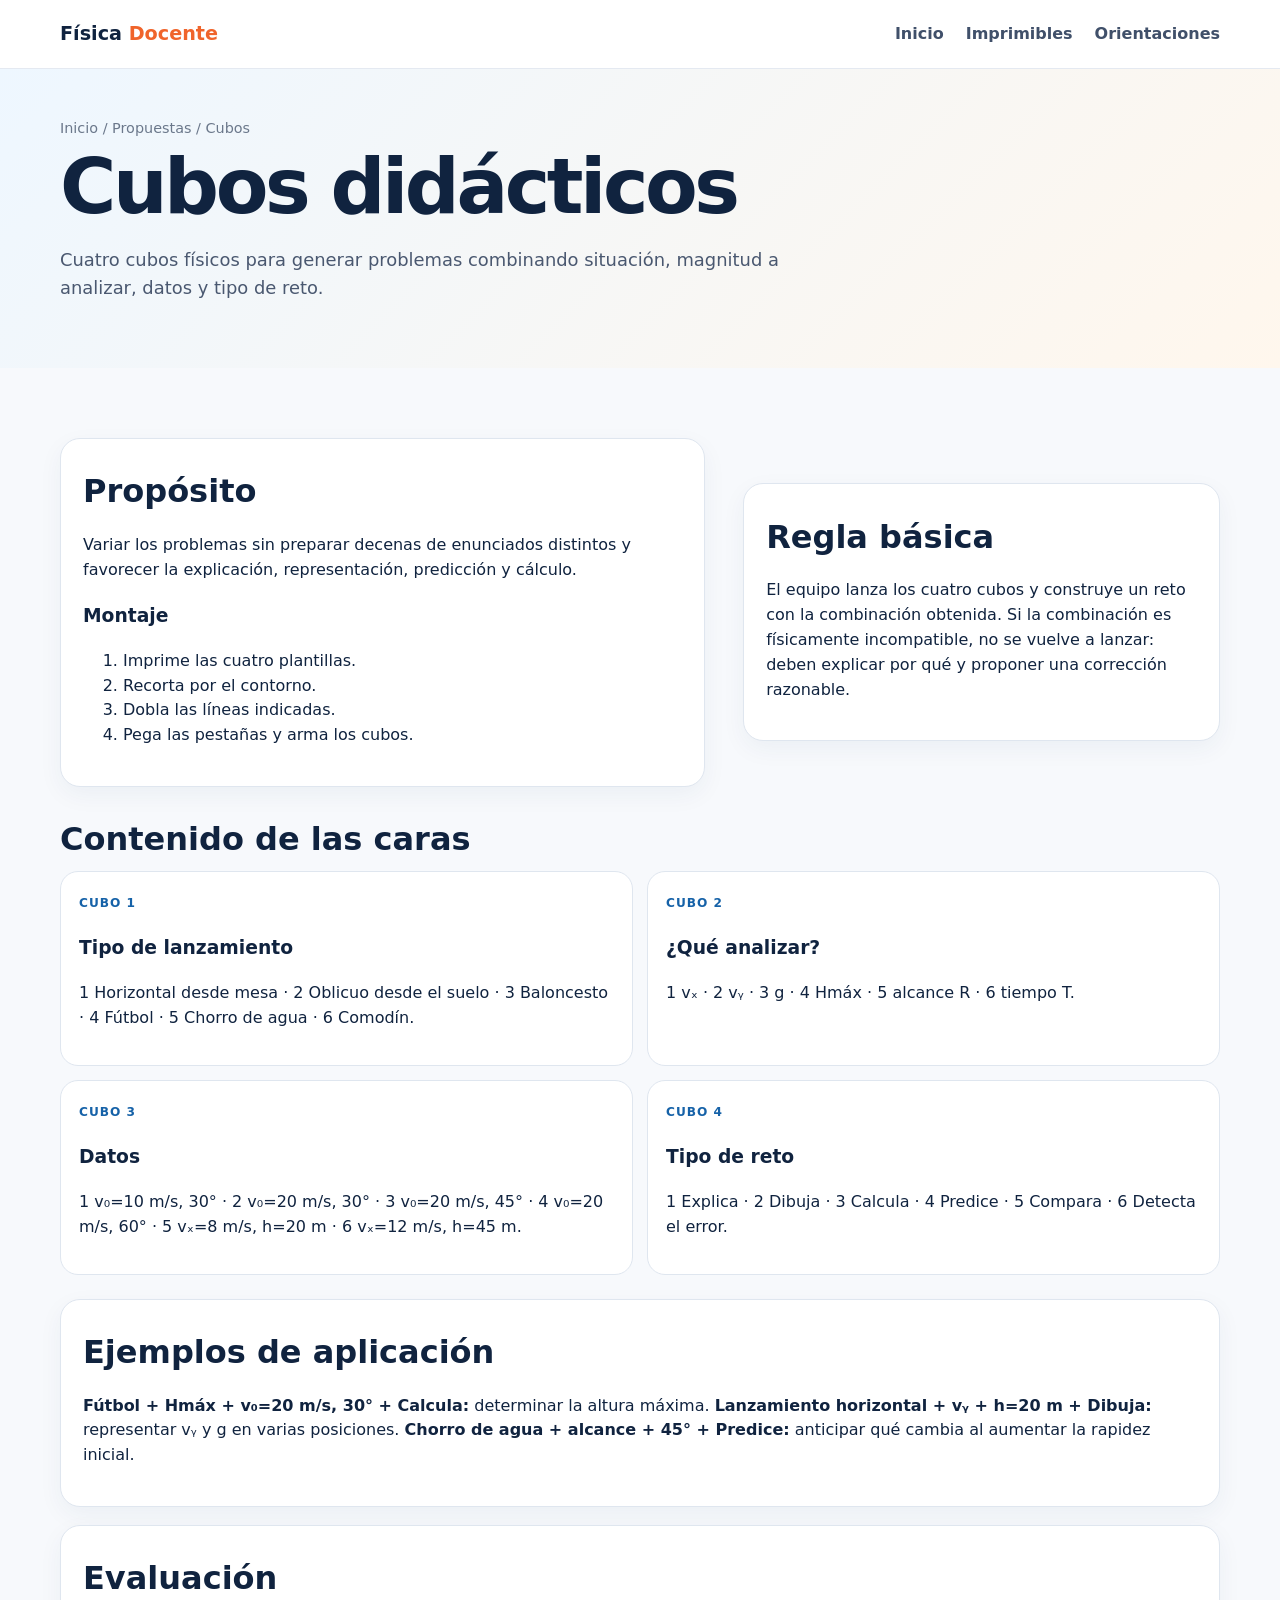
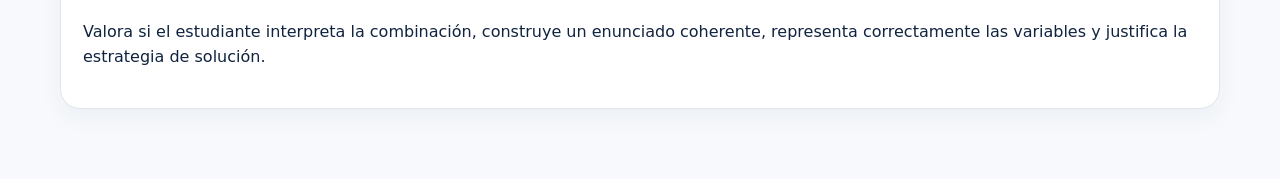
<file: activities/cubos.html>
<!doctype html><html lang="es"><head><meta charset="utf-8"><meta name="viewport" content="width=device-width,initial-scale=1"><title>Cubos didácticos · Guía docente</title><link rel="stylesheet" href="../assets/styles.css"></head><body><header class="site-header"><div class="wrap nav"><a class="brand" href="../index.html">Física <span>Docente</span></a><nav class="nav-links"><a href="../index.html">Inicio</a><a href="../resources.html">Imprimibles</a><a href="docente.html">Orientaciones</a></nav></div></header><main><section class="page-hero"><div class="wrap"><div class="breadcrumbs">Inicio / Propuestas / Cubos</div><h1>Cubos didácticos</h1><p class="lead">Cuatro cubos físicos para generar problemas combinando situación, magnitud a analizar, datos y tipo de reto.</p></div></section><section class="section"><div class="wrap"><div class="two-col"><div class="panel"><h2>Propósito</h2><p>Variar los problemas sin preparar decenas de enunciados distintos y favorecer la explicación, representación, predicción y cálculo.</p><h3>Montaje</h3><ol><li>Imprime las cuatro plantillas.</li><li>Recorta por el contorno.</li><li>Dobla las líneas indicadas.</li><li>Pega las pestañas y arma los cubos.</li></ol></div><div class="panel"><h2>Regla básica</h2><p>El equipo lanza los cuatro cubos y construye un reto con la combinación obtenida. Si la combinación es físicamente incompatible, no se vuelve a lanzar: deben explicar por qué y proponer una corrección razonable.</p></div></div><h2 style="margin-top:28px">Contenido de las caras</h2><div class="concept-grid"><div class="concept-card"><span class="tag">Cubo 1</span><h3>Tipo de lanzamiento</h3><p>1 Horizontal desde mesa · 2 Oblicuo desde el suelo · 3 Baloncesto · 4 Fútbol · 5 Chorro de agua · 6 Comodín.</p></div><div class="concept-card"><span class="tag">Cubo 2</span><h3>¿Qué analizar?</h3><p>1 vₓ · 2 vᵧ · 3 g · 4 Hmáx · 5 alcance R · 6 tiempo T.</p></div><div class="concept-card"><span class="tag">Cubo 3</span><h3>Datos</h3><p>1 v₀=10 m/s, 30° · 2 v₀=20 m/s, 30° · 3 v₀=20 m/s, 45° · 4 v₀=20 m/s, 60° · 5 vₓ=8 m/s, h=20 m · 6 vₓ=12 m/s, h=45 m.</p></div><div class="concept-card"><span class="tag">Cubo 4</span><h3>Tipo de reto</h3><p>1 Explica · 2 Dibuja · 3 Calcula · 4 Predice · 5 Compara · 6 Detecta el error.</p></div></div><div class="panel" style="margin-top:24px"><h2>Ejemplos de aplicación</h2><p><b>Fútbol + Hmáx + v₀=20 m/s, 30° + Calcula:</b> determinar la altura máxima. <b>Lanzamiento horizontal + vᵧ + h=20 m + Dibuja:</b> representar vᵧ y g en varias posiciones. <b>Chorro de agua + alcance + 45° + Predice:</b> anticipar qué cambia al aumentar la rapidez inicial.</p></div><div class="panel" style="margin-top:18px"><h2>Evaluación</h2><p>Valora si el estudiante interpreta la combinación, construye un enunciado coherente, representa correctamente las variables y justifica la estrategia de solución.</p></div></div></section></main></body></html>
</file>
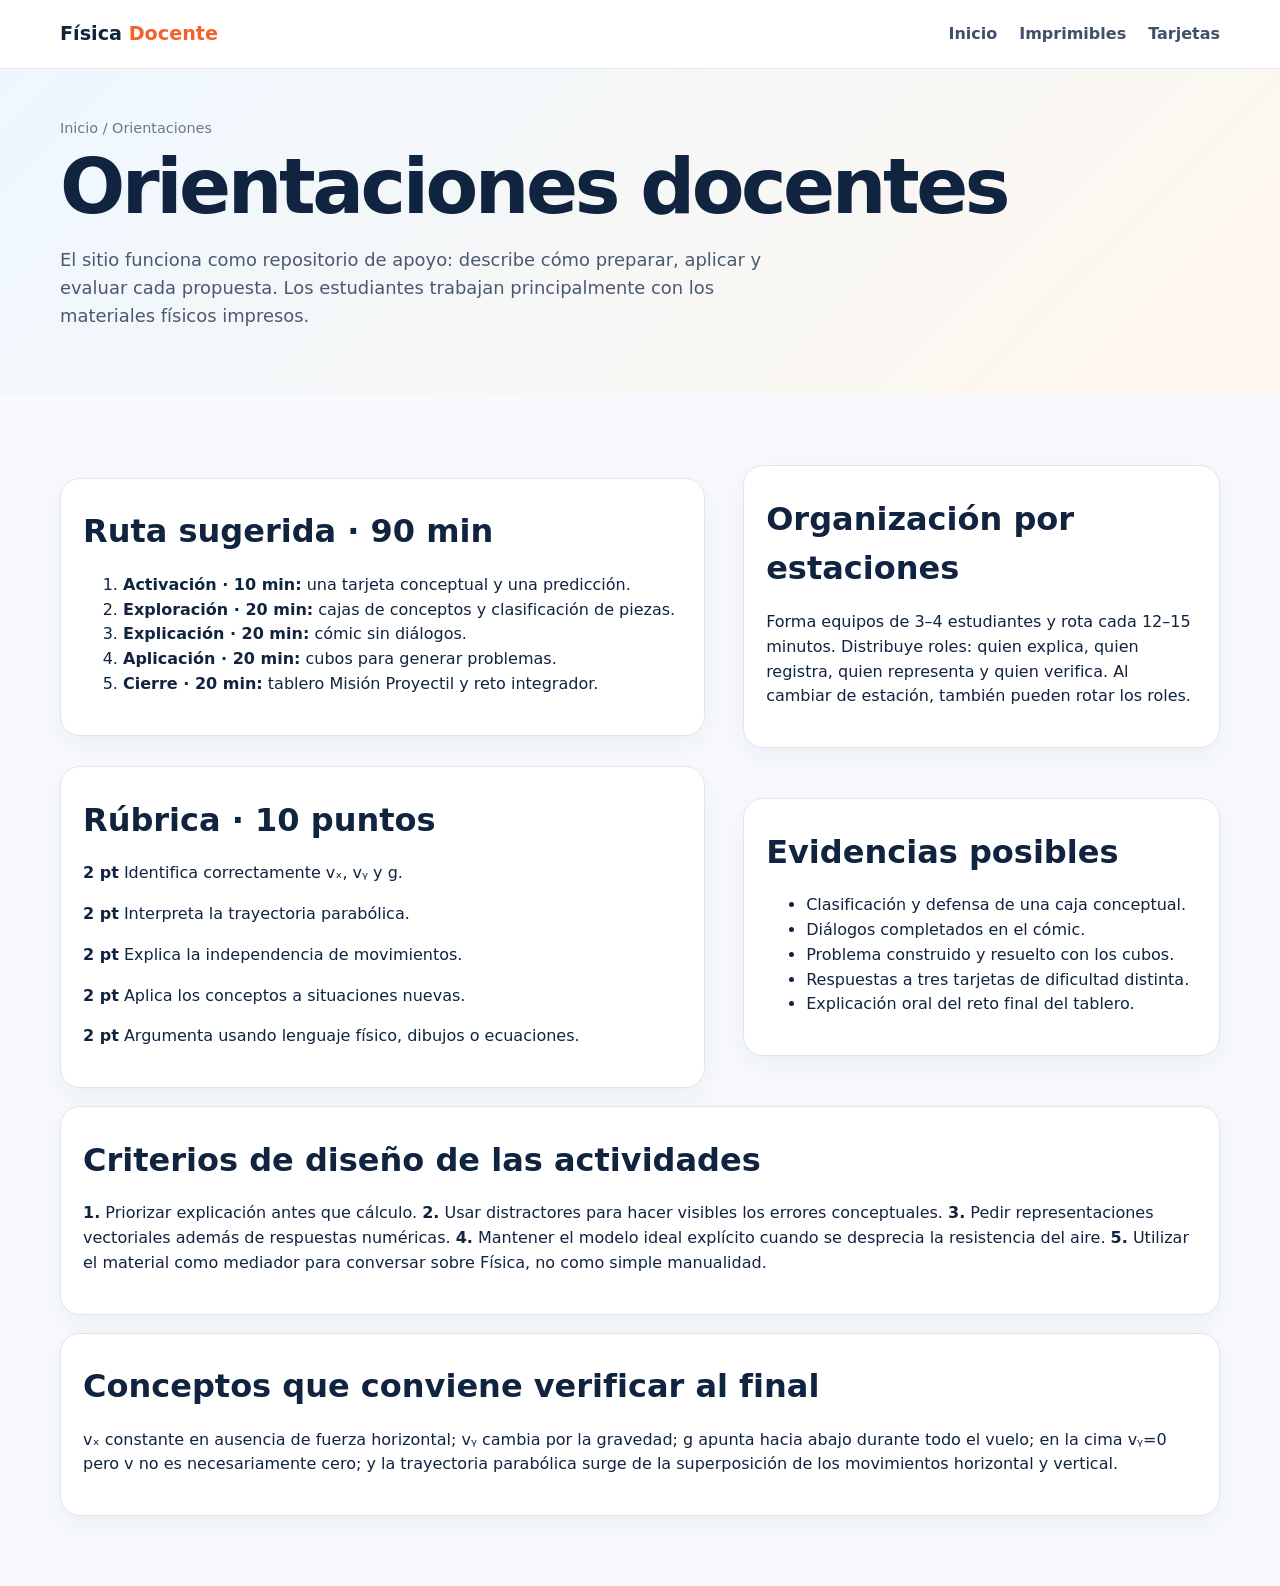
<file: activities/docente.html>
<!doctype html><html lang="es"><head><meta charset="utf-8"><meta name="viewport" content="width=device-width,initial-scale=1"><title>Orientaciones docentes · Proyectiles</title><link rel="stylesheet" href="../assets/styles.css"></head><body><header class="site-header"><div class="wrap nav"><a class="brand" href="../index.html">Física <span>Docente</span></a><nav class="nav-links"><a href="../index.html">Inicio</a><a href="../resources.html">Imprimibles</a><a href="retos.html">Tarjetas</a></nav></div></header><main><section class="page-hero"><div class="wrap"><div class="breadcrumbs">Inicio / Orientaciones</div><h1>Orientaciones docentes</h1><p class="lead">El sitio funciona como repositorio de apoyo: describe cómo preparar, aplicar y evaluar cada propuesta. Los estudiantes trabajan principalmente con los materiales físicos impresos.</p></div></section><section class="section"><div class="wrap"><div class="two-col"><div class="panel"><h2>Ruta sugerida · 90 min</h2><ol><li><b>Activación · 10 min:</b> una tarjeta conceptual y una predicción.</li><li><b>Exploración · 20 min:</b> cajas de conceptos y clasificación de piezas.</li><li><b>Explicación · 20 min:</b> cómic sin diálogos.</li><li><b>Aplicación · 20 min:</b> cubos para generar problemas.</li><li><b>Cierre · 20 min:</b> tablero Misión Proyectil y reto integrador.</li></ol></div><div class="panel"><h2>Organización por estaciones</h2><p>Forma equipos de 3–4 estudiantes y rota cada 12–15 minutos. Distribuye roles: quien explica, quien registra, quien representa y quien verifica. Al cambiar de estación, también pueden rotar los roles.</p></div></div><div class="two-col" style="margin-top:18px"><div class="panel"><h2>Rúbrica · 10 puntos</h2><p><b>2 pt</b> Identifica correctamente vₓ, vᵧ y g.</p><p><b>2 pt</b> Interpreta la trayectoria parabólica.</p><p><b>2 pt</b> Explica la independencia de movimientos.</p><p><b>2 pt</b> Aplica los conceptos a situaciones nuevas.</p><p><b>2 pt</b> Argumenta usando lenguaje físico, dibujos o ecuaciones.</p></div><div class="panel"><h2>Evidencias posibles</h2><ul><li>Clasificación y defensa de una caja conceptual.</li><li>Diálogos completados en el cómic.</li><li>Problema construido y resuelto con los cubos.</li><li>Respuestas a tres tarjetas de dificultad distinta.</li><li>Explicación oral del reto final del tablero.</li></ul></div></div><div class="panel" style="margin-top:18px"><h2>Criterios de diseño de las actividades</h2><p><b>1.</b> Priorizar explicación antes que cálculo. <b>2.</b> Usar distractores para hacer visibles los errores conceptuales. <b>3.</b> Pedir representaciones vectoriales además de respuestas numéricas. <b>4.</b> Mantener el modelo ideal explícito cuando se desprecia la resistencia del aire. <b>5.</b> Utilizar el material como mediador para conversar sobre Física, no como simple manualidad.</p></div><div class="panel" style="margin-top:18px"><h2>Conceptos que conviene verificar al final</h2><p>vₓ constante en ausencia de fuerza horizontal; vᵧ cambia por la gravedad; g apunta hacia abajo durante todo el vuelo; en la cima vᵧ=0 pero v no es necesariamente cero; y la trayectoria parabólica surge de la superposición de los movimientos horizontal y vertical.</p></div></div></section></main></body></html>
</file>
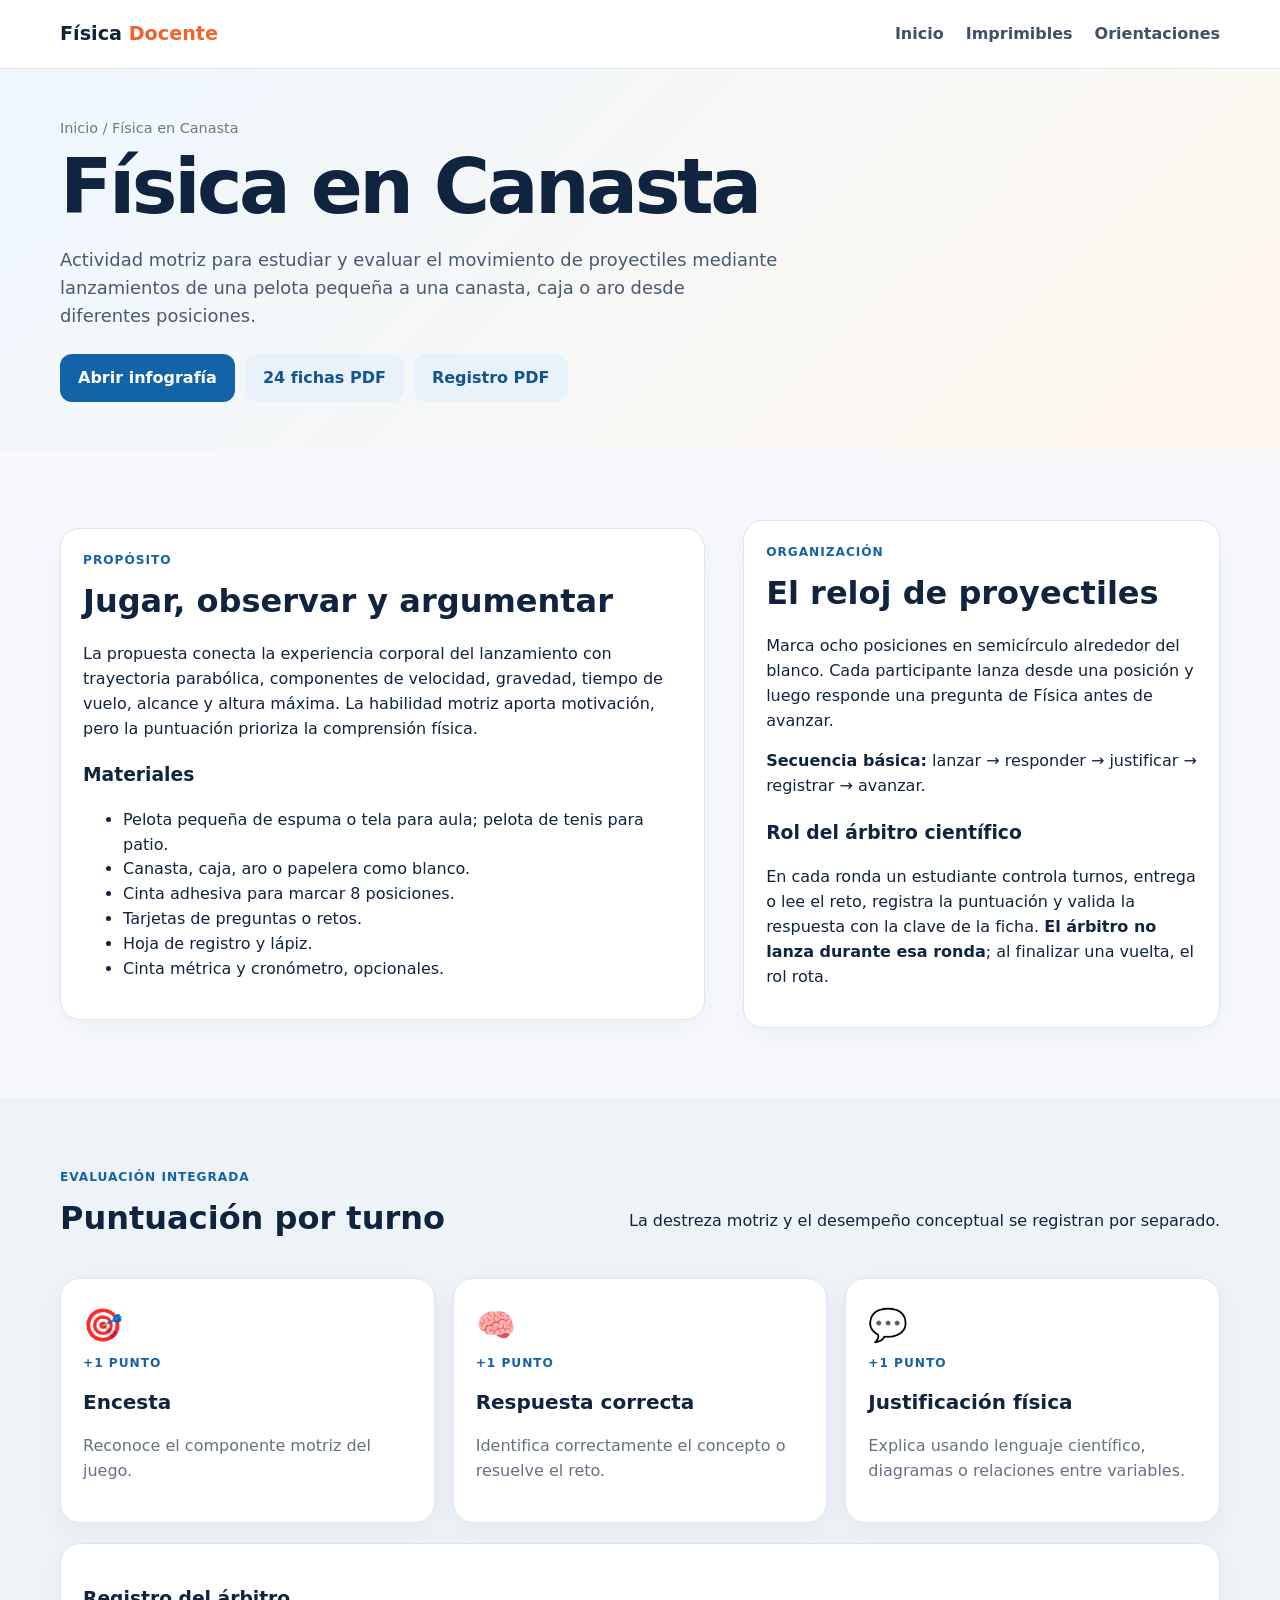
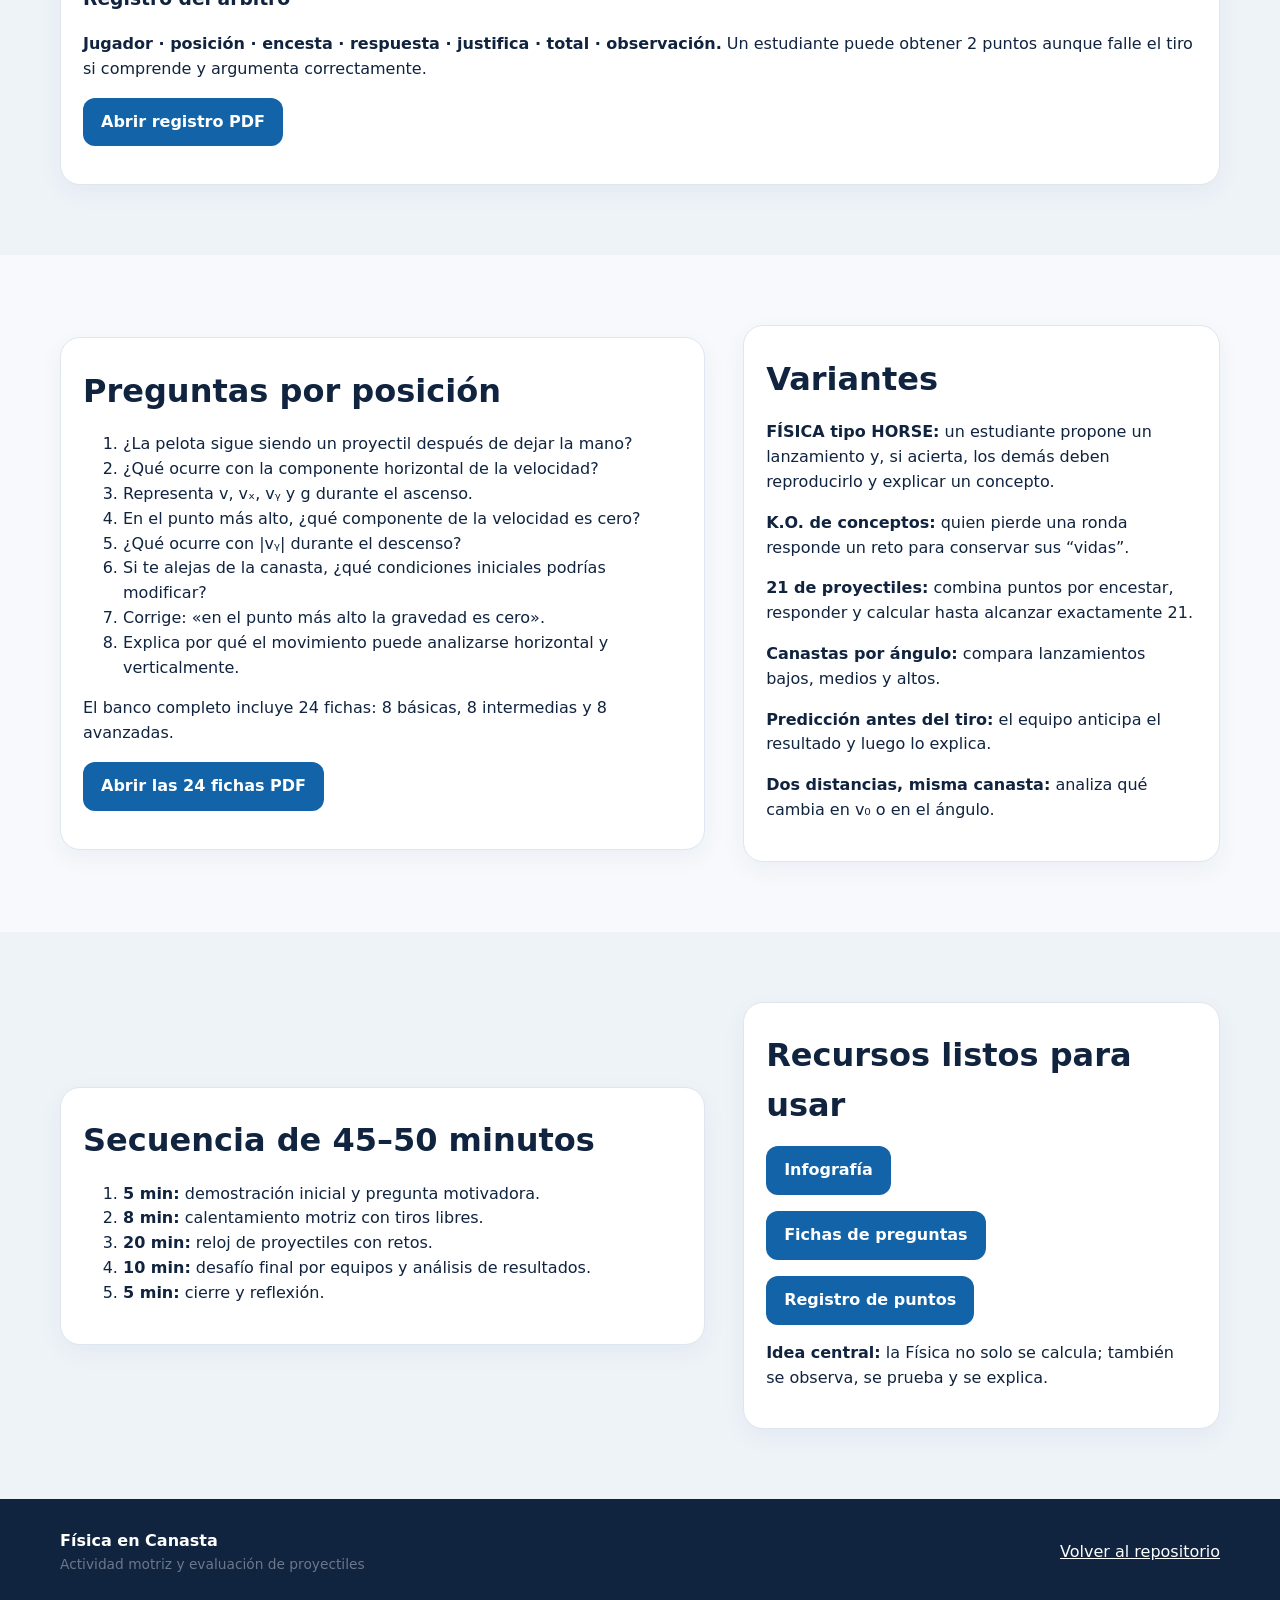
<file: activities/fisica-en-canasta.html>
<!doctype html><html lang="es"><head><meta charset="utf-8"><meta name="viewport" content="width=device-width,initial-scale=1"><title>Física en Canasta · Proyectiles</title><link rel="stylesheet" href="../assets/styles.css"></head><body><header class="site-header"><div class="wrap nav"><a class="brand" href="../index.html">Física <span>Docente</span></a><nav class="nav-links"><a href="../index.html">Inicio</a><a href="../resources.html">Imprimibles</a><a href="docente.html">Orientaciones</a></nav></div></header><main><section class="page-hero"><div class="wrap"><div class="breadcrumbs">Inicio / Física en Canasta</div><h1>Física en Canasta</h1><p class="lead">Actividad motriz para estudiar y evaluar el movimiento de proyectiles mediante lanzamientos de una pelota pequeña a una canasta, caja o aro desde diferentes posiciones.</p><div class="hero-actions"><a class="btn" href="../resources/Recurso_6_Infografia_Canasta.png" target="_blank" rel="noopener">Abrir infografía</a><a class="btn secondary" href="../resources/fisica_en_canasta_fichas_preguntas.pdf" target="_blank" rel="noopener">24 fichas PDF</a><a class="btn secondary" href="../resources/fisica_en_canasta_registro_puntos.pdf" target="_blank" rel="noopener">Registro PDF</a></div></div></section><section class="section"><div class="wrap two-col"><div class="panel"><div class="eyebrow">Propósito</div><h2>Jugar, observar y argumentar</h2><p>La propuesta conecta la experiencia corporal del lanzamiento con trayectoria parabólica, componentes de velocidad, gravedad, tiempo de vuelo, alcance y altura máxima. La habilidad motriz aporta motivación, pero la puntuación prioriza la comprensión física.</p><h3>Materiales</h3><ul><li>Pelota pequeña de espuma o tela para aula; pelota de tenis para patio.</li><li>Canasta, caja, aro o papelera como blanco.</li><li>Cinta adhesiva para marcar 8 posiciones.</li><li>Tarjetas de preguntas o retos.</li><li>Hoja de registro y lápiz.</li><li>Cinta métrica y cronómetro, opcionales.</li></ul></div><div class="panel"><div class="eyebrow">Organización</div><h2>El reloj de proyectiles</h2><p>Marca ocho posiciones en semicírculo alrededor del blanco. Cada participante lanza desde una posición y luego responde una pregunta de Física antes de avanzar.</p><p><b>Secuencia básica:</b> lanzar → responder → justificar → registrar → avanzar.</p><h3>Rol del árbitro científico</h3><p>En cada ronda un estudiante controla turnos, entrega o lee el reto, registra la puntuación y valida la respuesta con la clave de la ficha. <b>El árbitro no lanza durante esa ronda</b>; al finalizar una vuelta, el rol rota.</p></div></div></section><section class="section alt"><div class="wrap"><div class="section-head"><div><div class="eyebrow">Evaluación integrada</div><h2>Puntuación por turno</h2></div><p>La destreza motriz y el desempeño conceptual se registran por separado.</p></div><div class="cards"><div class="card"><div class="icon">🎯</div><span class="tag">+1 punto</span><h3>Encesta</h3><p>Reconoce el componente motriz del juego.</p></div><div class="card"><div class="icon">🧠</div><span class="tag">+1 punto</span><h3>Respuesta correcta</h3><p>Identifica correctamente el concepto o resuelve el reto.</p></div><div class="card"><div class="icon">💬</div><span class="tag">+1 punto</span><h3>Justificación física</h3><p>Explica usando lenguaje científico, diagramas o relaciones entre variables.</p></div></div><div class="panel" style="margin-top:20px"><h3>Registro del árbitro</h3><p><b>Jugador · posición · encesta · respuesta · justifica · total · observación.</b> Un estudiante puede obtener 2 puntos aunque falle el tiro si comprende y argumenta correctamente.</p><p><a class="btn" href="../resources/fisica_en_canasta_registro_puntos.pdf" target="_blank" rel="noopener">Abrir registro PDF</a></p></div></div></section><section class="section"><div class="wrap two-col"><div class="panel"><h2>Preguntas por posición</h2><ol><li>¿La pelota sigue siendo un proyectil después de dejar la mano?</li><li>¿Qué ocurre con la componente horizontal de la velocidad?</li><li>Representa v, vₓ, vᵧ y g durante el ascenso.</li><li>En el punto más alto, ¿qué componente de la velocidad es cero?</li><li>¿Qué ocurre con |vᵧ| durante el descenso?</li><li>Si te alejas de la canasta, ¿qué condiciones iniciales podrías modificar?</li><li>Corrige: «en el punto más alto la gravedad es cero».</li><li>Explica por qué el movimiento puede analizarse horizontal y verticalmente.</li></ol><p>El banco completo incluye 24 fichas: 8 básicas, 8 intermedias y 8 avanzadas.</p><p><a class="btn" href="../resources/fisica_en_canasta_fichas_preguntas.pdf" target="_blank" rel="noopener">Abrir las 24 fichas PDF</a></p></div><div class="panel"><h2>Variantes</h2><p><b>FÍSICA tipo HORSE:</b> un estudiante propone un lanzamiento y, si acierta, los demás deben reproducirlo y explicar un concepto.</p><p><b>K.O. de conceptos:</b> quien pierde una ronda responde un reto para conservar sus “vidas”.</p><p><b>21 de proyectiles:</b> combina puntos por encestar, responder y calcular hasta alcanzar exactamente 21.</p><p><b>Canastas por ángulo:</b> compara lanzamientos bajos, medios y altos.</p><p><b>Predicción antes del tiro:</b> el equipo anticipa el resultado y luego lo explica.</p><p><b>Dos distancias, misma canasta:</b> analiza qué cambia en v₀ o en el ángulo.</p></div></div></section><section class="section alt"><div class="wrap two-col"><div class="panel"><h2>Secuencia de 45–50 minutos</h2><ol><li><b>5 min:</b> demostración inicial y pregunta motivadora.</li><li><b>8 min:</b> calentamiento motriz con tiros libres.</li><li><b>20 min:</b> reloj de proyectiles con retos.</li><li><b>10 min:</b> desafío final por equipos y análisis de resultados.</li><li><b>5 min:</b> cierre y reflexión.</li></ol></div><div class="panel"><h2>Recursos listos para usar</h2><p><a class="btn" href="../resources/Recurso_6_Infografia_Canasta.png" target="_blank" rel="noopener">Infografía</a></p><p><a class="btn" href="../resources/fisica_en_canasta_fichas_preguntas.pdf" target="_blank" rel="noopener">Fichas de preguntas</a></p><p><a class="btn" href="../resources/fisica_en_canasta_registro_puntos.pdf" target="_blank" rel="noopener">Registro de puntos</a></p><p><b>Idea central:</b> la Física no solo se calcula; también se observa, se prueba y se explica.</p></div></div></section></main><footer><div class="wrap footer-inner"><div><b>Física en Canasta</b><div class="meta">Actividad motriz y evaluación de proyectiles</div></div><a href="../index.html">Volver al repositorio</a></div></footer></body></html>
</file>
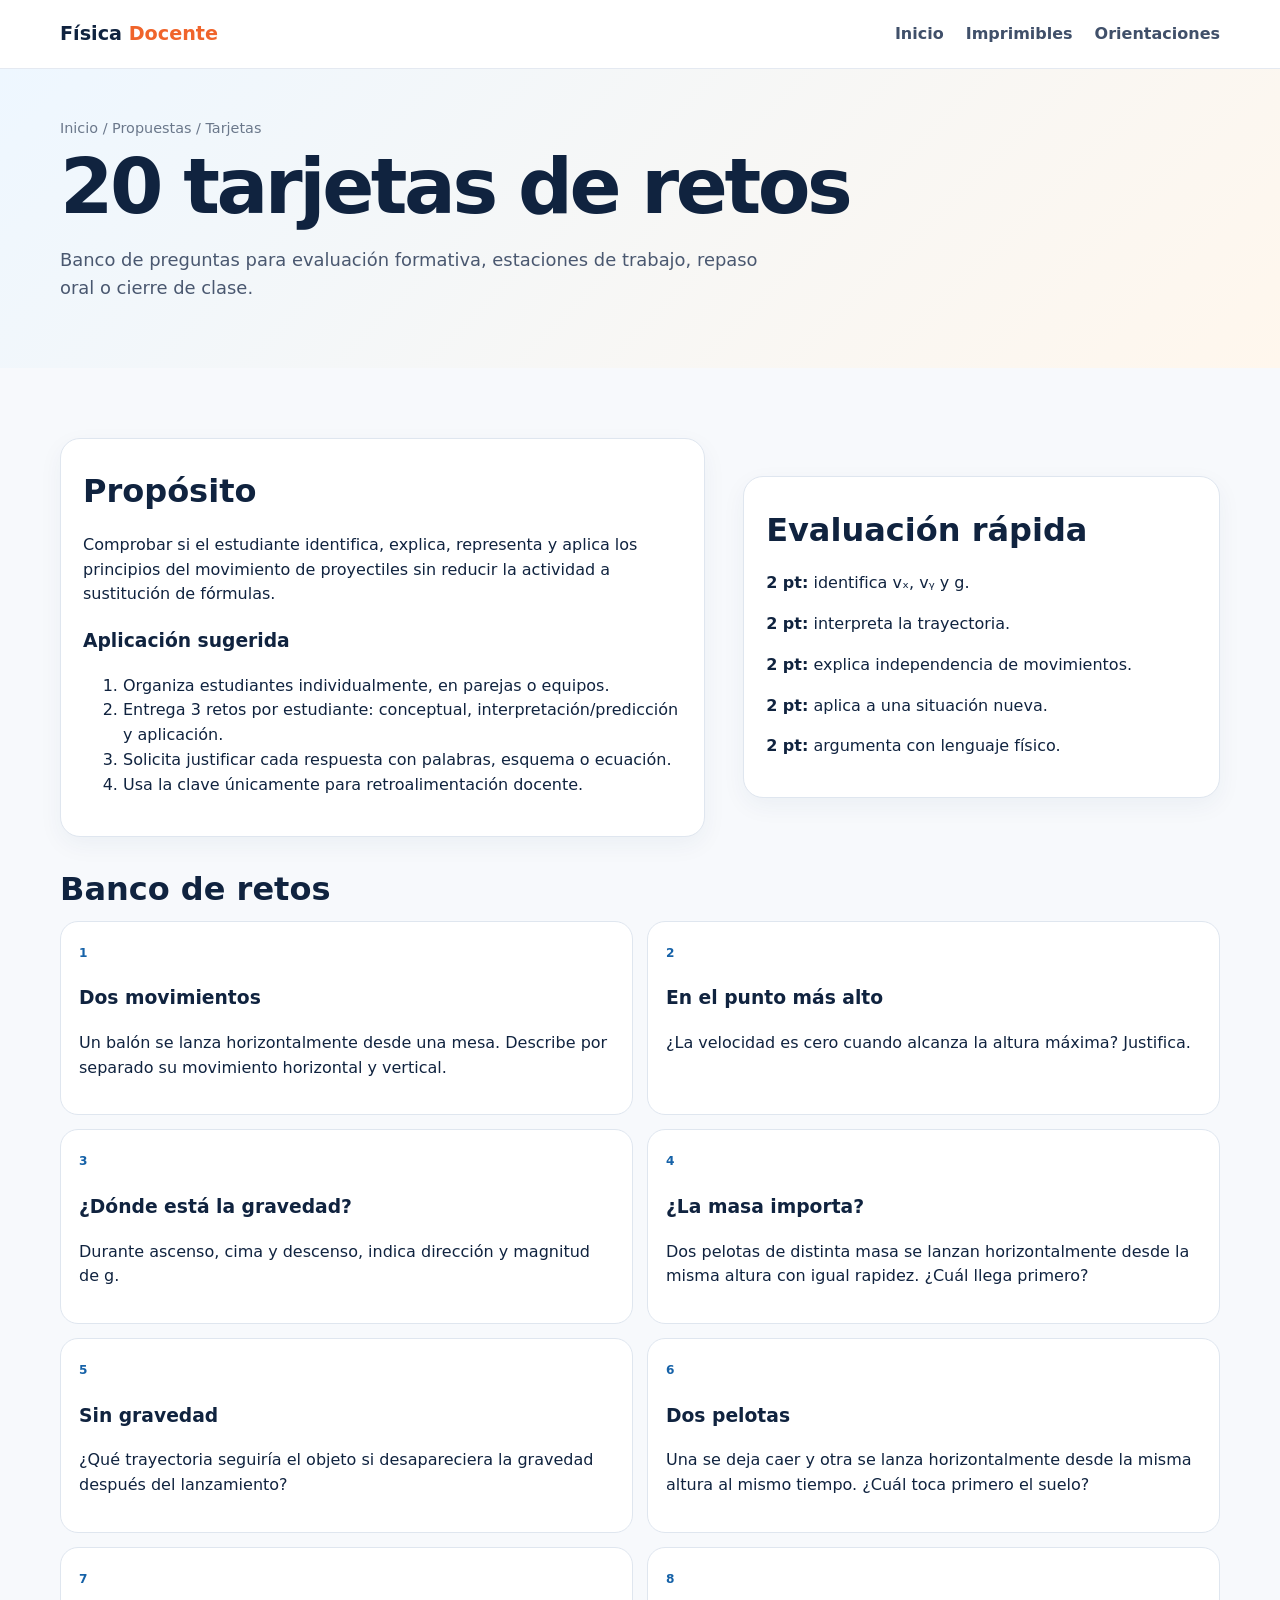
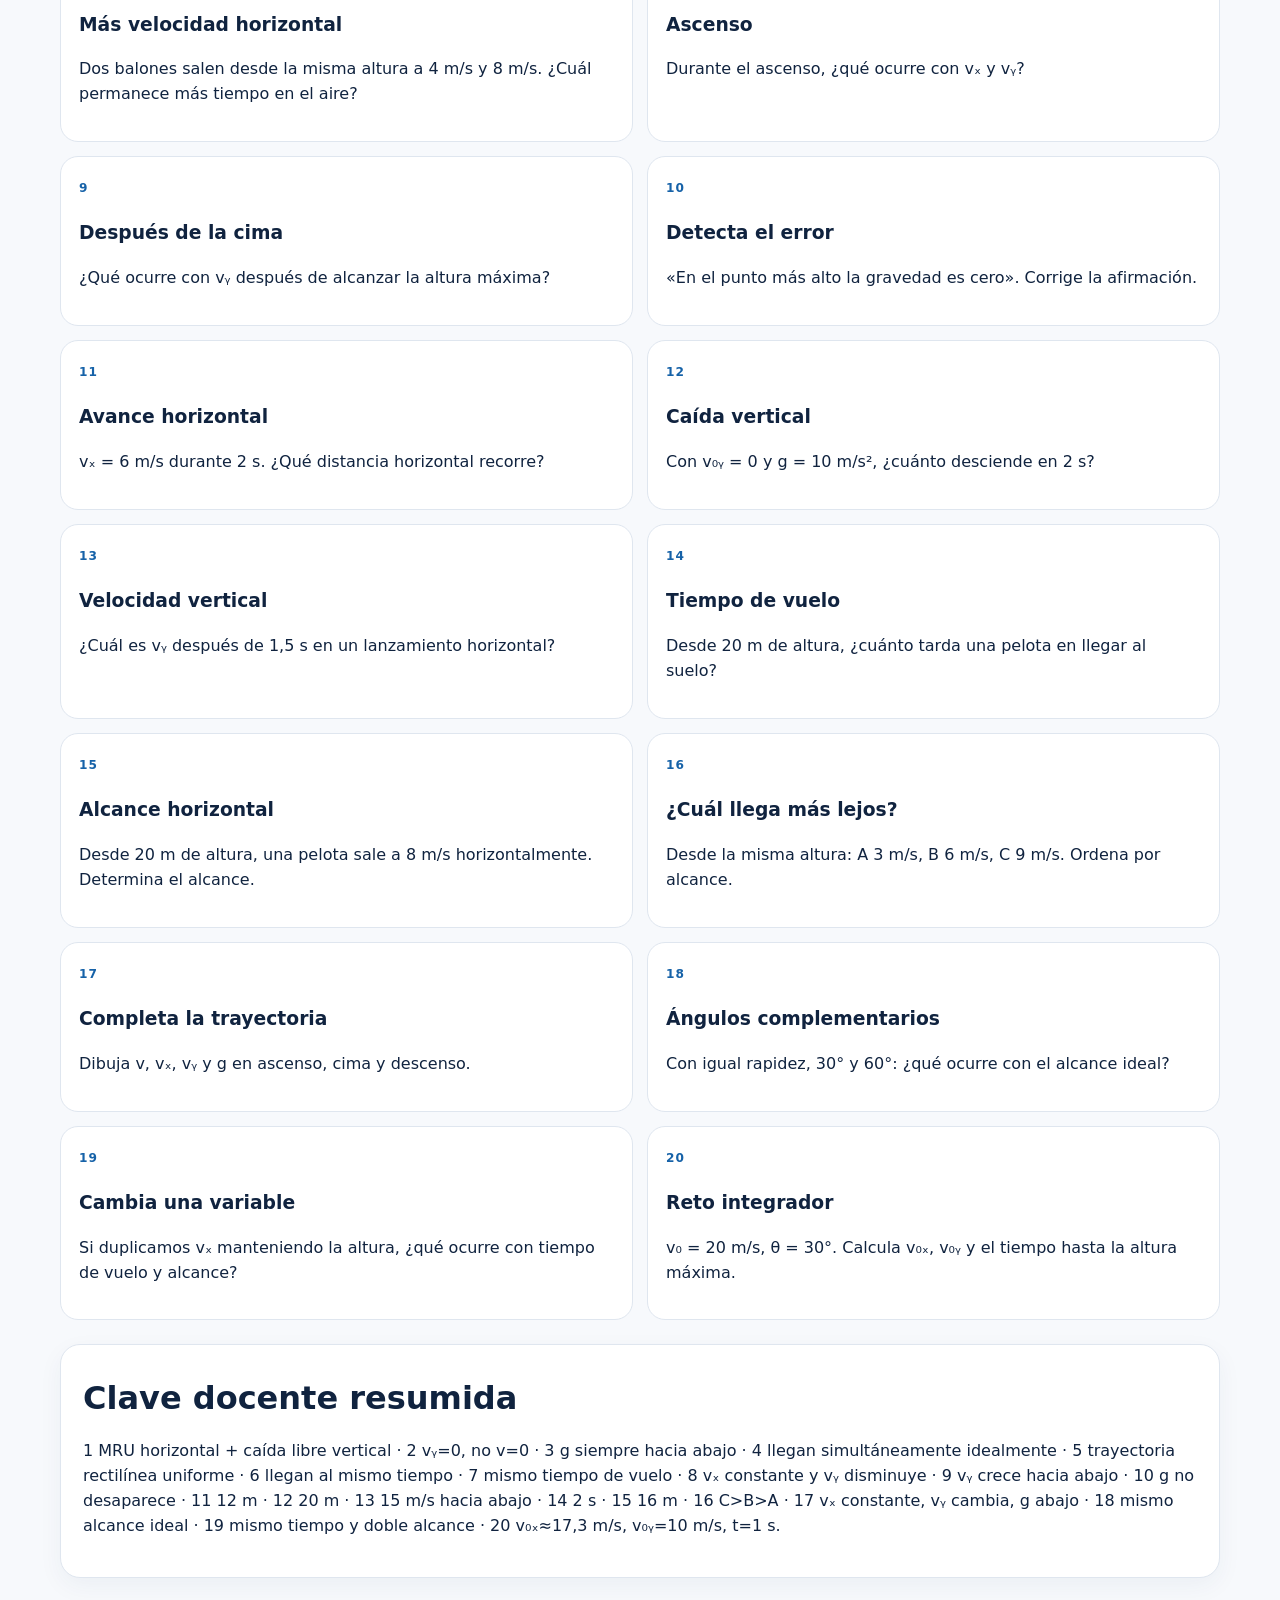
<file: activities/retos.html>
<!doctype html><html lang="es"><head><meta charset="utf-8"><meta name="viewport" content="width=device-width,initial-scale=1"><title>Tarjetas de retos · Guía docente</title><link rel="stylesheet" href="../assets/styles.css"></head><body><header class="site-header"><div class="wrap nav"><a class="brand" href="../index.html">Física <span>Docente</span></a><nav class="nav-links"><a href="../index.html">Inicio</a><a href="../resources.html">Imprimibles</a><a href="docente.html">Orientaciones</a></nav></div></header><main><section class="page-hero"><div class="wrap"><div class="breadcrumbs">Inicio / Propuestas / Tarjetas</div><h1>20 tarjetas de retos</h1><p class="lead">Banco de preguntas para evaluación formativa, estaciones de trabajo, repaso oral o cierre de clase.</p></div></section><section class="section"><div class="wrap"><div class="two-col"><div class="panel"><h2>Propósito</h2><p>Comprobar si el estudiante identifica, explica, representa y aplica los principios del movimiento de proyectiles sin reducir la actividad a sustitución de fórmulas.</p><h3>Aplicación sugerida</h3><ol><li>Organiza estudiantes individualmente, en parejas o equipos.</li><li>Entrega 3 retos por estudiante: conceptual, interpretación/predicción y aplicación.</li><li>Solicita justificar cada respuesta con palabras, esquema o ecuación.</li><li>Usa la clave únicamente para retroalimentación docente.</li></ol></div><div class="panel"><h2>Evaluación rápida</h2><p><b>2 pt:</b> identifica vₓ, vᵧ y g.</p><p><b>2 pt:</b> interpreta la trayectoria.</p><p><b>2 pt:</b> explica independencia de movimientos.</p><p><b>2 pt:</b> aplica a una situación nueva.</p><p><b>2 pt:</b> argumenta con lenguaje físico.</p></div></div><h2 style="margin-top:28px">Banco de retos</h2><div class="concept-grid"><div class="concept-card"><span class="tag">1</span><h3>Dos movimientos</h3><p>Un balón se lanza horizontalmente desde una mesa. Describe por separado su movimiento horizontal y vertical.</p></div><div class="concept-card"><span class="tag">2</span><h3>En el punto más alto</h3><p>¿La velocidad es cero cuando alcanza la altura máxima? Justifica.</p></div><div class="concept-card"><span class="tag">3</span><h3>¿Dónde está la gravedad?</h3><p>Durante ascenso, cima y descenso, indica dirección y magnitud de g.</p></div><div class="concept-card"><span class="tag">4</span><h3>¿La masa importa?</h3><p>Dos pelotas de distinta masa se lanzan horizontalmente desde la misma altura con igual rapidez. ¿Cuál llega primero?</p></div><div class="concept-card"><span class="tag">5</span><h3>Sin gravedad</h3><p>¿Qué trayectoria seguiría el objeto si desapareciera la gravedad después del lanzamiento?</p></div><div class="concept-card"><span class="tag">6</span><h3>Dos pelotas</h3><p>Una se deja caer y otra se lanza horizontalmente desde la misma altura al mismo tiempo. ¿Cuál toca primero el suelo?</p></div><div class="concept-card"><span class="tag">7</span><h3>Más velocidad horizontal</h3><p>Dos balones salen desde la misma altura a 4 m/s y 8 m/s. ¿Cuál permanece más tiempo en el aire?</p></div><div class="concept-card"><span class="tag">8</span><h3>Ascenso</h3><p>Durante el ascenso, ¿qué ocurre con vₓ y vᵧ?</p></div><div class="concept-card"><span class="tag">9</span><h3>Después de la cima</h3><p>¿Qué ocurre con vᵧ después de alcanzar la altura máxima?</p></div><div class="concept-card"><span class="tag">10</span><h3>Detecta el error</h3><p>«En el punto más alto la gravedad es cero». Corrige la afirmación.</p></div><div class="concept-card"><span class="tag">11</span><h3>Avance horizontal</h3><p>vₓ = 6 m/s durante 2 s. ¿Qué distancia horizontal recorre?</p></div><div class="concept-card"><span class="tag">12</span><h3>Caída vertical</h3><p>Con v₀ᵧ = 0 y g = 10 m/s², ¿cuánto desciende en 2 s?</p></div><div class="concept-card"><span class="tag">13</span><h3>Velocidad vertical</h3><p>¿Cuál es vᵧ después de 1,5 s en un lanzamiento horizontal?</p></div><div class="concept-card"><span class="tag">14</span><h3>Tiempo de vuelo</h3><p>Desde 20 m de altura, ¿cuánto tarda una pelota en llegar al suelo?</p></div><div class="concept-card"><span class="tag">15</span><h3>Alcance horizontal</h3><p>Desde 20 m de altura, una pelota sale a 8 m/s horizontalmente. Determina el alcance.</p></div><div class="concept-card"><span class="tag">16</span><h3>¿Cuál llega más lejos?</h3><p>Desde la misma altura: A 3 m/s, B 6 m/s, C 9 m/s. Ordena por alcance.</p></div><div class="concept-card"><span class="tag">17</span><h3>Completa la trayectoria</h3><p>Dibuja v, vₓ, vᵧ y g en ascenso, cima y descenso.</p></div><div class="concept-card"><span class="tag">18</span><h3>Ángulos complementarios</h3><p>Con igual rapidez, 30° y 60°: ¿qué ocurre con el alcance ideal?</p></div><div class="concept-card"><span class="tag">19</span><h3>Cambia una variable</h3><p>Si duplicamos vₓ manteniendo la altura, ¿qué ocurre con tiempo de vuelo y alcance?</p></div><div class="concept-card"><span class="tag">20</span><h3>Reto integrador</h3><p>v₀ = 20 m/s, θ = 30°. Calcula v₀ₓ, v₀ᵧ y el tiempo hasta la altura máxima.</p></div></div><div class="panel" style="margin-top:24px"><h2>Clave docente resumida</h2><p>1 MRU horizontal + caída libre vertical · 2 vᵧ=0, no v=0 · 3 g siempre hacia abajo · 4 llegan simultáneamente idealmente · 5 trayectoria rectilínea uniforme · 6 llegan al mismo tiempo · 7 mismo tiempo de vuelo · 8 vₓ constante y vᵧ disminuye · 9 vᵧ crece hacia abajo · 10 g no desaparece · 11 12 m · 12 20 m · 13 15 m/s hacia abajo · 14 2 s · 15 16 m · 16 C&gt;B&gt;A · 17 vₓ constante, vᵧ cambia, g abajo · 18 mismo alcance ideal · 19 mismo tiempo y doble alcance · 20 v₀ₓ≈17,3 m/s, v₀ᵧ=10 m/s, t=1 s.</p></div></div></section></main></body></html>
</file>
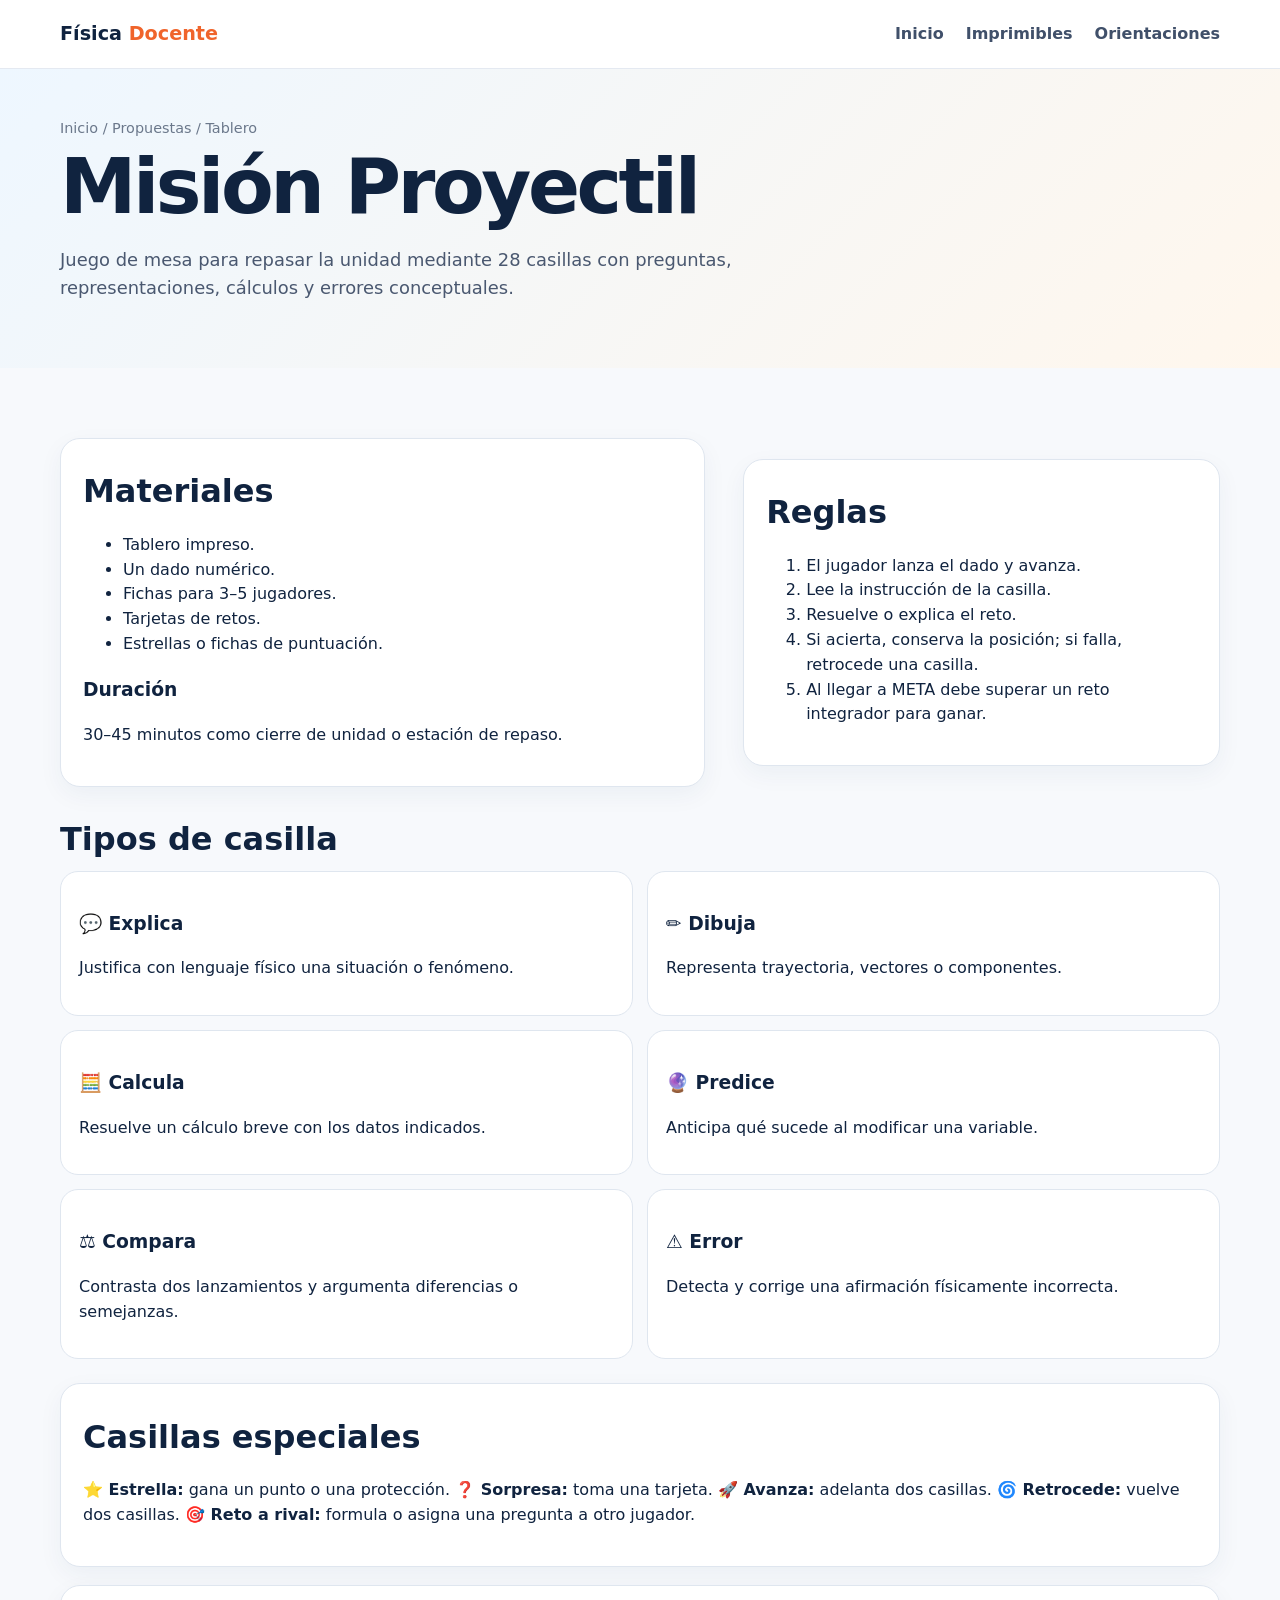
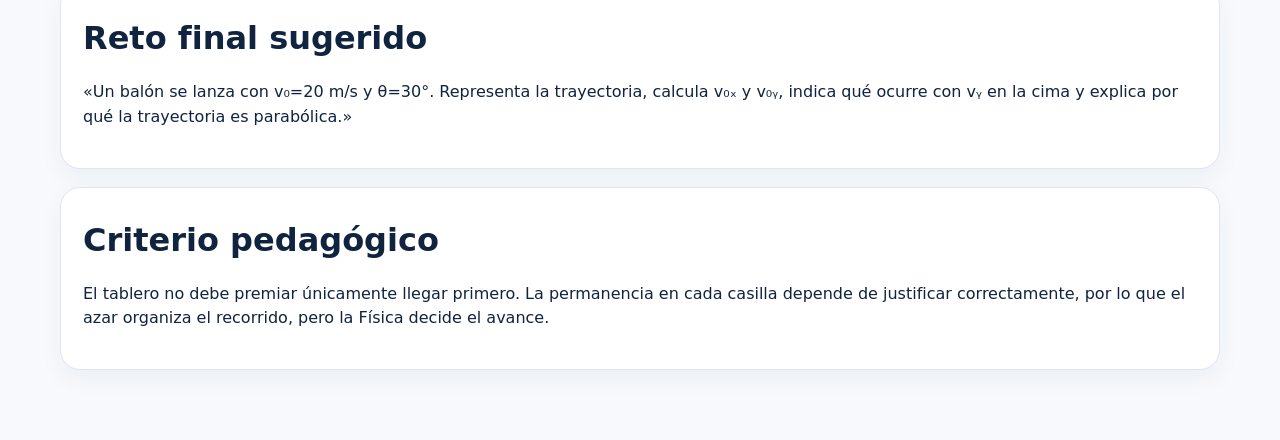
<file: activities/tablero.html>
<!doctype html><html lang="es"><head><meta charset="utf-8"><meta name="viewport" content="width=device-width,initial-scale=1"><title>Misión Proyectil · Guía docente</title><link rel="stylesheet" href="../assets/styles.css"></head><body><header class="site-header"><div class="wrap nav"><a class="brand" href="../index.html">Física <span>Docente</span></a><nav class="nav-links"><a href="../index.html">Inicio</a><a href="../resources.html">Imprimibles</a><a href="docente.html">Orientaciones</a></nav></div></header><main><section class="page-hero"><div class="wrap"><div class="breadcrumbs">Inicio / Propuestas / Tablero</div><h1>Misión Proyectil</h1><p class="lead">Juego de mesa para repasar la unidad mediante 28 casillas con preguntas, representaciones, cálculos y errores conceptuales.</p></div></section><section class="section"><div class="wrap"><div class="two-col"><div class="panel"><h2>Materiales</h2><ul><li>Tablero impreso.</li><li>Un dado numérico.</li><li>Fichas para 3–5 jugadores.</li><li>Tarjetas de retos.</li><li>Estrellas o fichas de puntuación.</li></ul><h3>Duración</h3><p>30–45 minutos como cierre de unidad o estación de repaso.</p></div><div class="panel"><h2>Reglas</h2><ol><li>El jugador lanza el dado y avanza.</li><li>Lee la instrucción de la casilla.</li><li>Resuelve o explica el reto.</li><li>Si acierta, conserva la posición; si falla, retrocede una casilla.</li><li>Al llegar a META debe superar un reto integrador para ganar.</li></ol></div></div><h2 style="margin-top:28px">Tipos de casilla</h2><div class="concept-grid"><div class="concept-card"><h3>💬 Explica</h3><p>Justifica con lenguaje físico una situación o fenómeno.</p></div><div class="concept-card"><h3>✏️ Dibuja</h3><p>Representa trayectoria, vectores o componentes.</p></div><div class="concept-card"><h3>🧮 Calcula</h3><p>Resuelve un cálculo breve con los datos indicados.</p></div><div class="concept-card"><h3>🔮 Predice</h3><p>Anticipa qué sucede al modificar una variable.</p></div><div class="concept-card"><h3>⚖️ Compara</h3><p>Contrasta dos lanzamientos y argumenta diferencias o semejanzas.</p></div><div class="concept-card"><h3>⚠️ Error</h3><p>Detecta y corrige una afirmación físicamente incorrecta.</p></div></div><div class="panel" style="margin-top:24px"><h2>Casillas especiales</h2><p><b>⭐ Estrella:</b> gana un punto o una protección. <b>❓ Sorpresa:</b> toma una tarjeta. <b>🚀 Avanza:</b> adelanta dos casillas. <b>🌀 Retrocede:</b> vuelve dos casillas. <b>🎯 Reto a rival:</b> formula o asigna una pregunta a otro jugador.</p></div><div class="panel" style="margin-top:18px"><h2>Reto final sugerido</h2><p>«Un balón se lanza con v₀=20 m/s y θ=30°. Representa la trayectoria, calcula v₀ₓ y v₀ᵧ, indica qué ocurre con vᵧ en la cima y explica por qué la trayectoria es parabólica.»</p></div><div class="panel" style="margin-top:18px"><h2>Criterio pedagógico</h2><p>El tablero no debe premiar únicamente llegar primero. La permanencia en cada casilla depende de justificar correctamente, por lo que el azar organiza el recorrido, pero la Física decide el avance.</p></div></div></section></main></body></html>
</file>
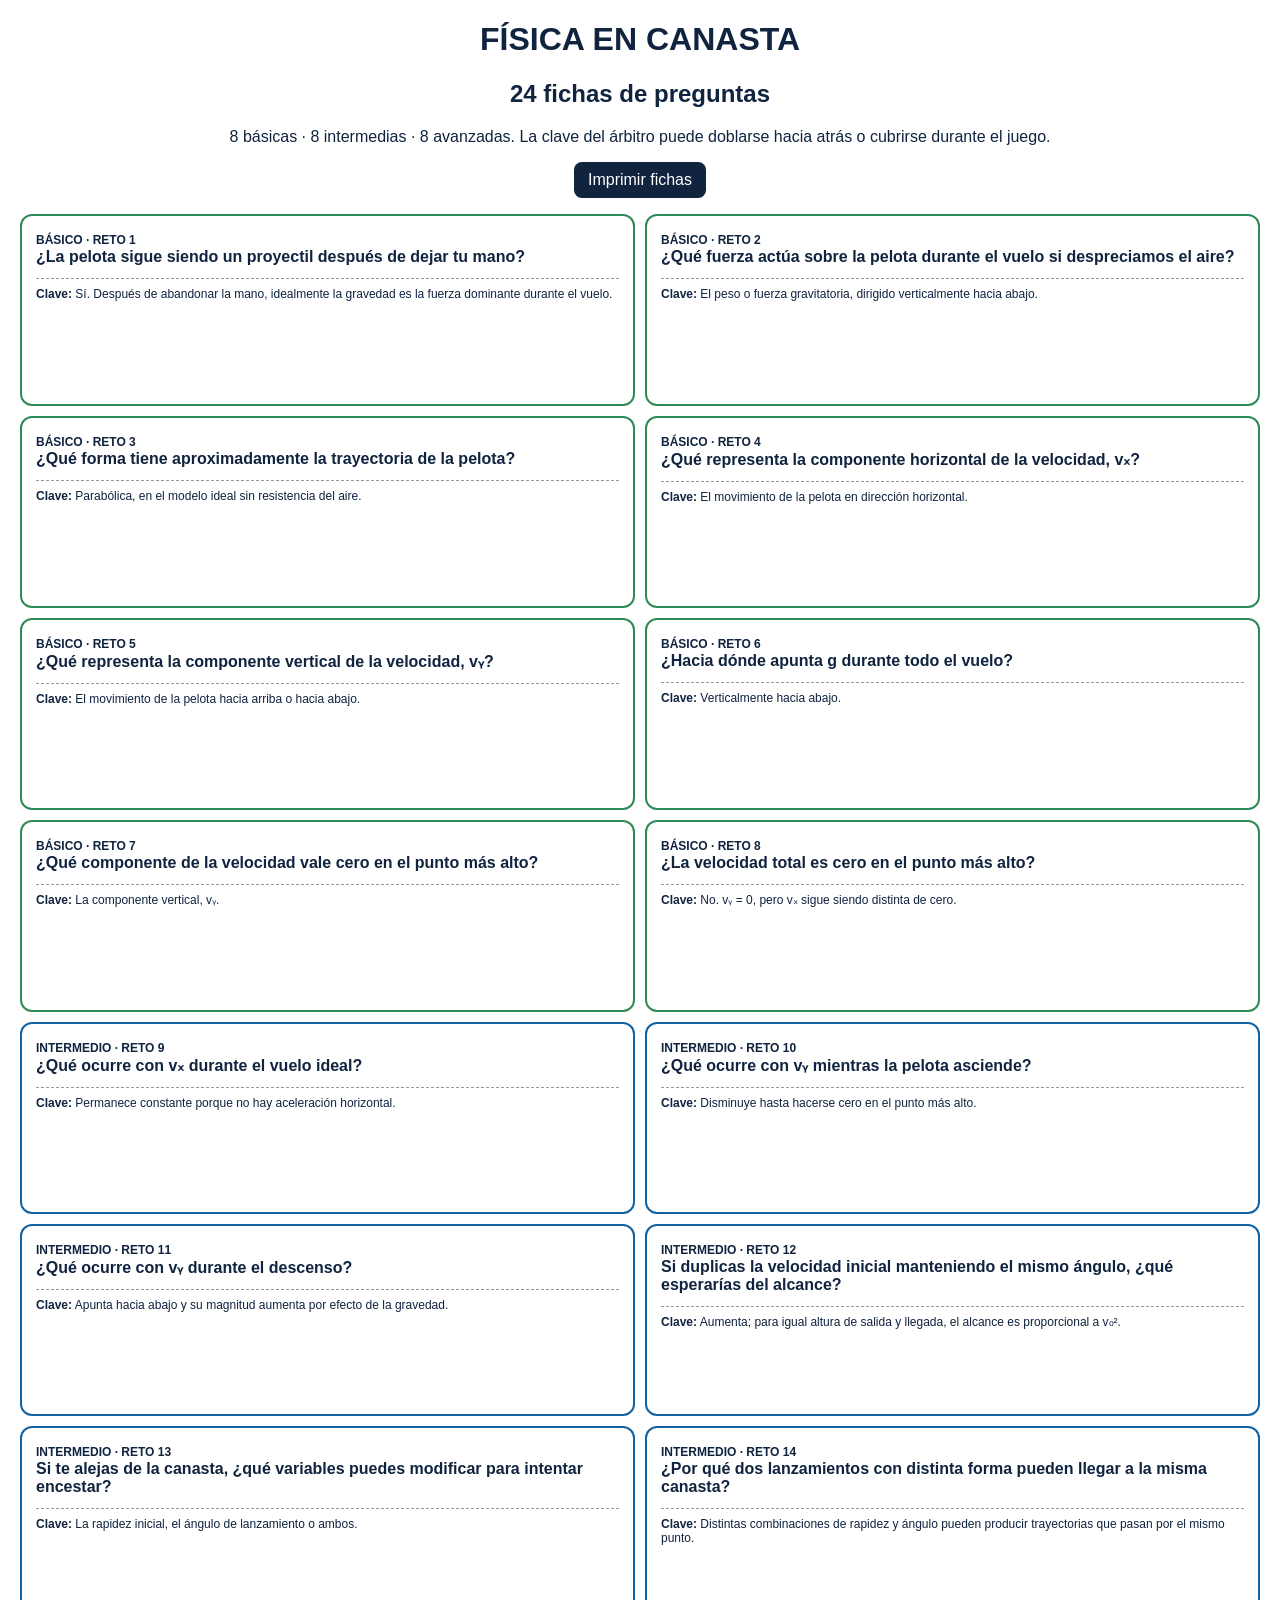
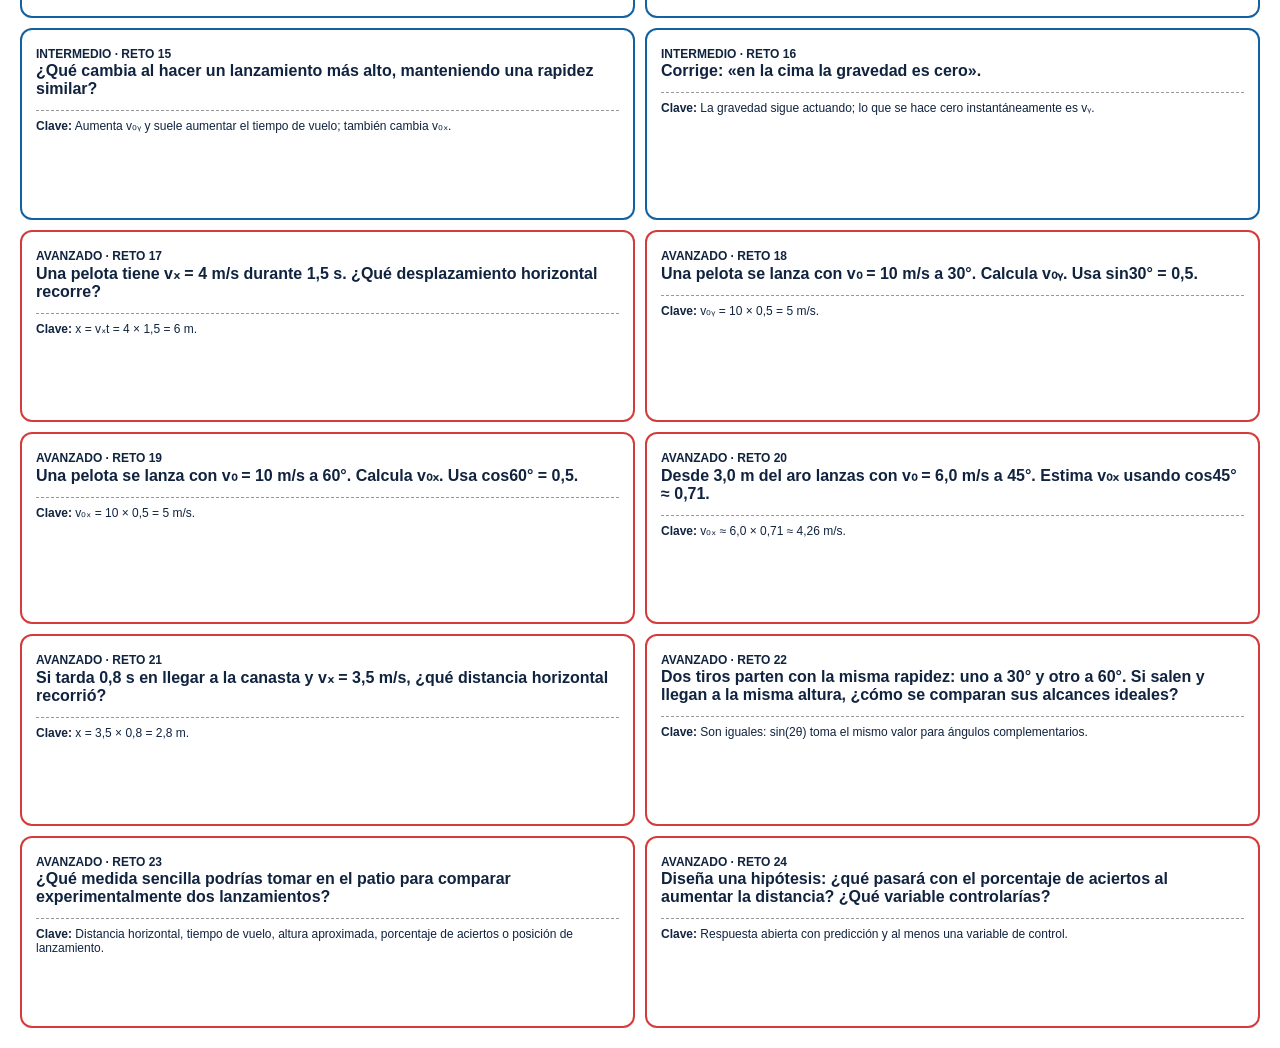
<file: resources/fisica-en-canasta-fichas.html>
<!doctype html><html lang="es"><head><meta charset="utf-8"><meta name="viewport" content="width=device-width,initial-scale=1"><title>Física en Canasta · 24 fichas</title><style>body{font-family:Arial,sans-serif;margin:20px;color:#10233f}.top{text-align:center;margin-bottom:16px}.grid{display:grid;grid-template-columns:1fr 1fr;gap:10px}.card{border:2px solid #1c365d;border-radius:12px;padding:14px;min-height:160px;break-inside:avoid}.card h3{margin:0 0 8px;font-size:16px}.b{border-color:#2e8b57}.i{border-color:#1261a0}.a{border-color:#d43b3b}.key{margin-top:12px;padding-top:8px;border-top:1px dashed #999;font-size:12px}.tag{font-weight:700;font-size:12px;text-transform:uppercase}.actions{margin:12px 0;text-align:center}.btn{display:inline-block;padding:9px 14px;background:#10233f;color:#fff;text-decoration:none;border-radius:8px}@media print{.actions{display:none}body{margin:8mm}.grid{gap:6mm}.card{min-height:55mm}}</style></head><body><div class="top"><h1>FÍSICA EN CANASTA</h1><h2>24 fichas de preguntas</h2><p>8 básicas · 8 intermedias · 8 avanzadas. La clave del árbitro puede doblarse hacia atrás o cubrirse durante el juego.</p><div class="actions"><a class="btn" href="javascript:print()">Imprimir fichas</a></div></div><div class="grid">
<div class="card b"><span class="tag">Básico · Reto 1</span><h3>¿La pelota sigue siendo un proyectil después de dejar tu mano?</h3><div class="key"><b>Clave:</b> Sí. Después de abandonar la mano, idealmente la gravedad es la fuerza dominante durante el vuelo.</div></div>
<div class="card b"><span class="tag">Básico · Reto 2</span><h3>¿Qué fuerza actúa sobre la pelota durante el vuelo si despreciamos el aire?</h3><div class="key"><b>Clave:</b> El peso o fuerza gravitatoria, dirigido verticalmente hacia abajo.</div></div>
<div class="card b"><span class="tag">Básico · Reto 3</span><h3>¿Qué forma tiene aproximadamente la trayectoria de la pelota?</h3><div class="key"><b>Clave:</b> Parabólica, en el modelo ideal sin resistencia del aire.</div></div>
<div class="card b"><span class="tag">Básico · Reto 4</span><h3>¿Qué representa la componente horizontal de la velocidad, vₓ?</h3><div class="key"><b>Clave:</b> El movimiento de la pelota en dirección horizontal.</div></div>
<div class="card b"><span class="tag">Básico · Reto 5</span><h3>¿Qué representa la componente vertical de la velocidad, vᵧ?</h3><div class="key"><b>Clave:</b> El movimiento de la pelota hacia arriba o hacia abajo.</div></div>
<div class="card b"><span class="tag">Básico · Reto 6</span><h3>¿Hacia dónde apunta g durante todo el vuelo?</h3><div class="key"><b>Clave:</b> Verticalmente hacia abajo.</div></div>
<div class="card b"><span class="tag">Básico · Reto 7</span><h3>¿Qué componente de la velocidad vale cero en el punto más alto?</h3><div class="key"><b>Clave:</b> La componente vertical, vᵧ.</div></div>
<div class="card b"><span class="tag">Básico · Reto 8</span><h3>¿La velocidad total es cero en el punto más alto?</h3><div class="key"><b>Clave:</b> No. vᵧ = 0, pero vₓ sigue siendo distinta de cero.</div></div>
<div class="card i"><span class="tag">Intermedio · Reto 9</span><h3>¿Qué ocurre con vₓ durante el vuelo ideal?</h3><div class="key"><b>Clave:</b> Permanece constante porque no hay aceleración horizontal.</div></div>
<div class="card i"><span class="tag">Intermedio · Reto 10</span><h3>¿Qué ocurre con vᵧ mientras la pelota asciende?</h3><div class="key"><b>Clave:</b> Disminuye hasta hacerse cero en el punto más alto.</div></div>
<div class="card i"><span class="tag">Intermedio · Reto 11</span><h3>¿Qué ocurre con vᵧ durante el descenso?</h3><div class="key"><b>Clave:</b> Apunta hacia abajo y su magnitud aumenta por efecto de la gravedad.</div></div>
<div class="card i"><span class="tag">Intermedio · Reto 12</span><h3>Si duplicas la velocidad inicial manteniendo el mismo ángulo, ¿qué esperarías del alcance?</h3><div class="key"><b>Clave:</b> Aumenta; para igual altura de salida y llegada, el alcance es proporcional a v₀².</div></div>
<div class="card i"><span class="tag">Intermedio · Reto 13</span><h3>Si te alejas de la canasta, ¿qué variables puedes modificar para intentar encestar?</h3><div class="key"><b>Clave:</b> La rapidez inicial, el ángulo de lanzamiento o ambos.</div></div>
<div class="card i"><span class="tag">Intermedio · Reto 14</span><h3>¿Por qué dos lanzamientos con distinta forma pueden llegar a la misma canasta?</h3><div class="key"><b>Clave:</b> Distintas combinaciones de rapidez y ángulo pueden producir trayectorias que pasan por el mismo punto.</div></div>
<div class="card i"><span class="tag">Intermedio · Reto 15</span><h3>¿Qué cambia al hacer un lanzamiento más alto, manteniendo una rapidez similar?</h3><div class="key"><b>Clave:</b> Aumenta v₀ᵧ y suele aumentar el tiempo de vuelo; también cambia v₀ₓ.</div></div>
<div class="card i"><span class="tag">Intermedio · Reto 16</span><h3>Corrige: «en la cima la gravedad es cero».</h3><div class="key"><b>Clave:</b> La gravedad sigue actuando; lo que se hace cero instantáneamente es vᵧ.</div></div>
<div class="card a"><span class="tag">Avanzado · Reto 17</span><h3>Una pelota tiene vₓ = 4 m/s durante 1,5 s. ¿Qué desplazamiento horizontal recorre?</h3><div class="key"><b>Clave:</b> x = vₓt = 4 × 1,5 = 6 m.</div></div>
<div class="card a"><span class="tag">Avanzado · Reto 18</span><h3>Una pelota se lanza con v₀ = 10 m/s a 30°. Calcula v₀ᵧ. Usa sin30° = 0,5.</h3><div class="key"><b>Clave:</b> v₀ᵧ = 10 × 0,5 = 5 m/s.</div></div>
<div class="card a"><span class="tag">Avanzado · Reto 19</span><h3>Una pelota se lanza con v₀ = 10 m/s a 60°. Calcula v₀ₓ. Usa cos60° = 0,5.</h3><div class="key"><b>Clave:</b> v₀ₓ = 10 × 0,5 = 5 m/s.</div></div>
<div class="card a"><span class="tag">Avanzado · Reto 20</span><h3>Desde 3,0 m del aro lanzas con v₀ = 6,0 m/s a 45°. Estima v₀ₓ usando cos45° ≈ 0,71.</h3><div class="key"><b>Clave:</b> v₀ₓ ≈ 6,0 × 0,71 ≈ 4,26 m/s.</div></div>
<div class="card a"><span class="tag">Avanzado · Reto 21</span><h3>Si tarda 0,8 s en llegar a la canasta y vₓ = 3,5 m/s, ¿qué distancia horizontal recorrió?</h3><div class="key"><b>Clave:</b> x = 3,5 × 0,8 = 2,8 m.</div></div>
<div class="card a"><span class="tag">Avanzado · Reto 22</span><h3>Dos tiros parten con la misma rapidez: uno a 30° y otro a 60°. Si salen y llegan a la misma altura, ¿cómo se comparan sus alcances ideales?</h3><div class="key"><b>Clave:</b> Son iguales: sin(2θ) toma el mismo valor para ángulos complementarios.</div></div>
<div class="card a"><span class="tag">Avanzado · Reto 23</span><h3>¿Qué medida sencilla podrías tomar en el patio para comparar experimentalmente dos lanzamientos?</h3><div class="key"><b>Clave:</b> Distancia horizontal, tiempo de vuelo, altura aproximada, porcentaje de aciertos o posición de lanzamiento.</div></div>
<div class="card a"><span class="tag">Avanzado · Reto 24</span><h3>Diseña una hipótesis: ¿qué pasará con el porcentaje de aciertos al aumentar la distancia? ¿Qué variable controlarías?</h3><div class="key"><b>Clave:</b> Respuesta abierta con predicción y al menos una variable de control.</div></div>
</div></body></html>
</file>
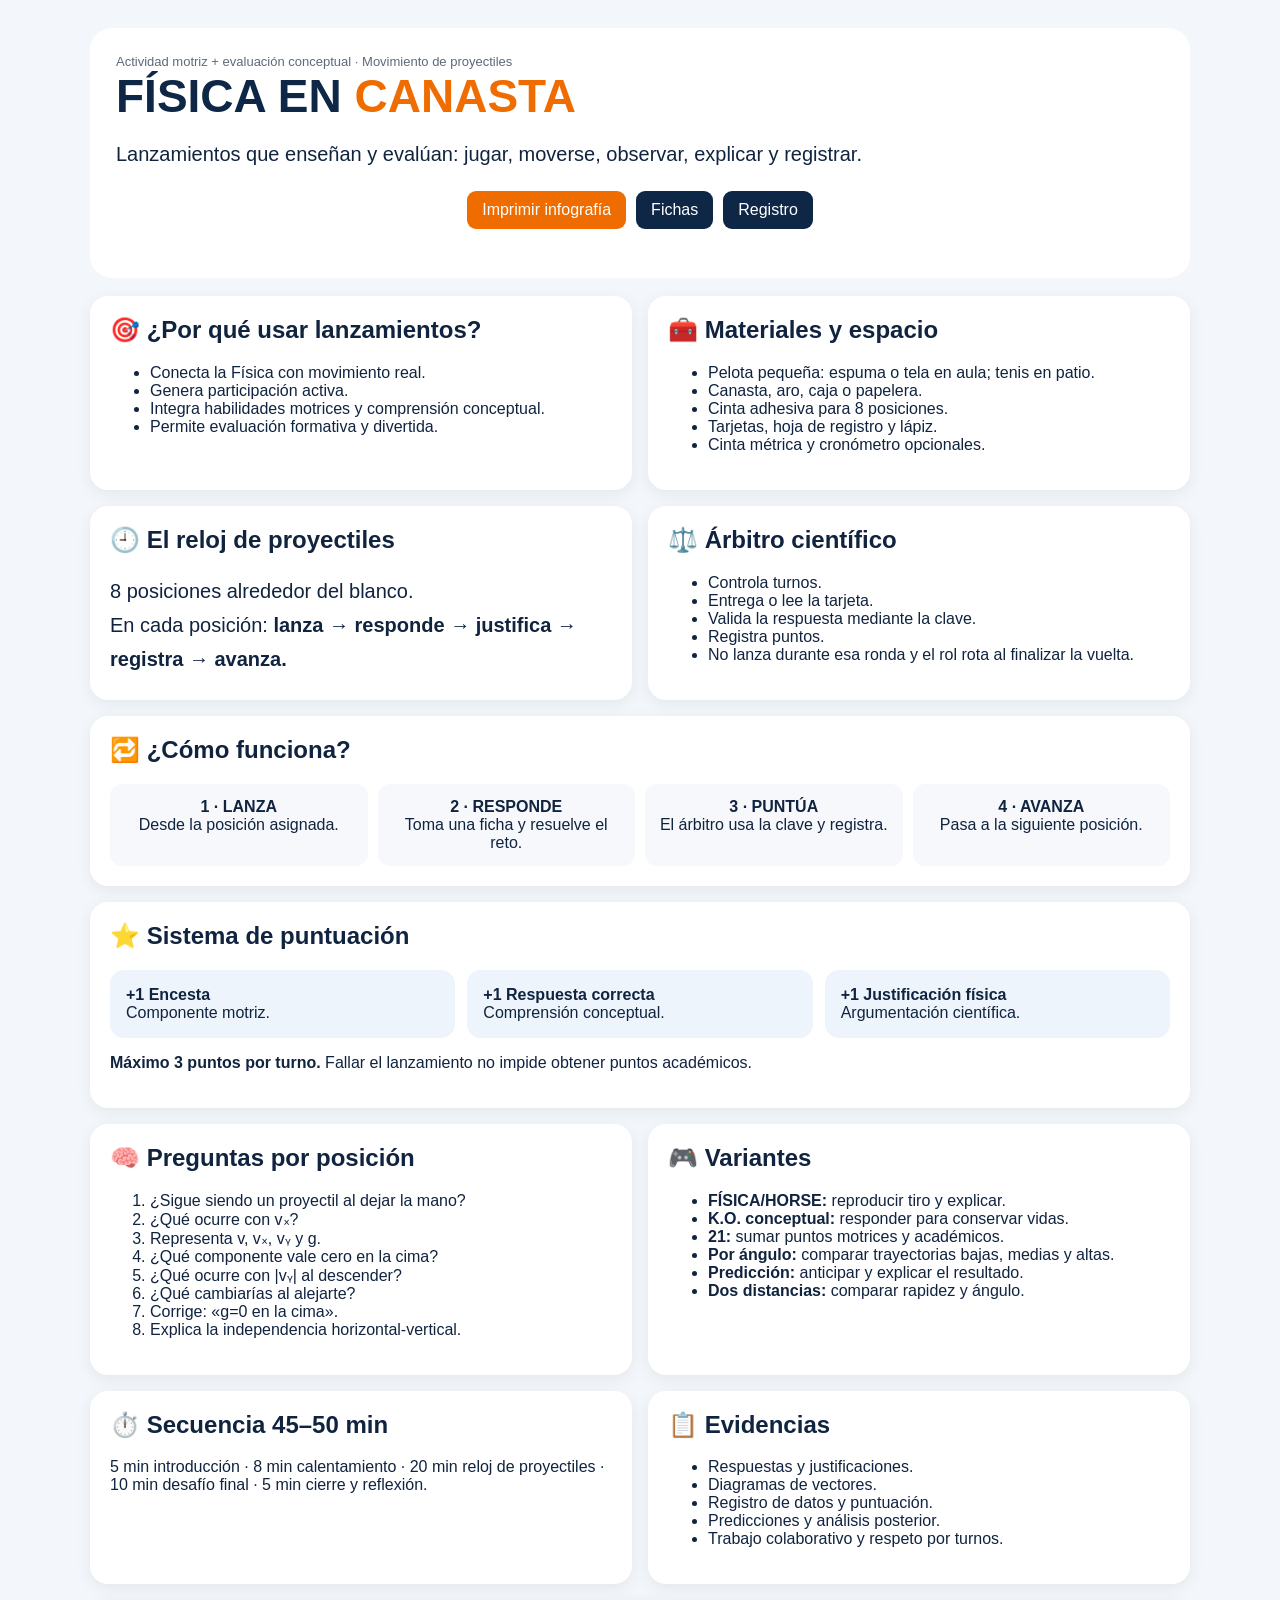
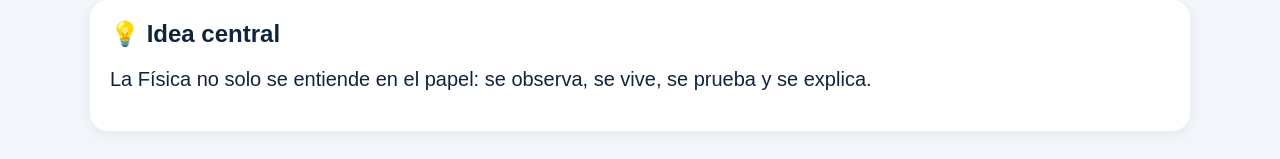
<file: resources/fisica-en-canasta-infografia.html>
<!doctype html><html lang="es"><head><meta charset="utf-8"><meta name="viewport" content="width=device-width,initial-scale=1"><title>Infografía · Física en Canasta</title><style>body{font-family:Arial,sans-serif;margin:0;background:#f3f6fa;color:#10233f}.wrap{max-width:1100px;margin:auto;padding:28px}.hero{background:white;border-radius:22px;padding:26px;margin-bottom:18px}.hero h1{font-size:46px;margin:0;color:#0f2747}.hero h1 span{color:#ef6c00}.lead{font-size:20px}.grid{display:grid;grid-template-columns:repeat(2,minmax(0,1fr));gap:16px}.card{background:white;border-radius:18px;padding:20px;box-shadow:0 4px 16px #0001}.card h2{margin-top:0}.wide{grid-column:1/-1}.steps{display:grid;grid-template-columns:repeat(4,1fr);gap:10px}.step{padding:14px;background:#f6f8fc;border-radius:12px;text-align:center}.score{display:grid;grid-template-columns:repeat(3,1fr);gap:12px}.score div{padding:16px;border-radius:14px;background:#eef4fb}.roles{display:grid;grid-template-columns:1fr 1fr;gap:12px}.clock{font-size:20px;line-height:1.7}.actions{text-align:center;margin:18px}.btn{display:inline-block;margin:5px;padding:10px 15px;background:#0f2747;color:#fff;text-decoration:none;border-radius:9px}.orange{background:#ef6c00}.small{font-size:13px;color:#5d6a7a}@media(max-width:760px){.grid,.steps,.score,.roles{grid-template-columns:1fr}.wide{grid-column:auto}.hero h1{font-size:34px}}@media print{body{background:#fff}.actions{display:none}.wrap{padding:0}.card,.hero{box-shadow:none;border:1px solid #ccc}}</style></head><body><div class="wrap"><section class="hero"><div class="small">Actividad motriz + evaluación conceptual · Movimiento de proyectiles</div><h1>FÍSICA EN <span>CANASTA</span></h1><p class="lead">Lanzamientos que enseñan y evalúan: jugar, moverse, observar, explicar y registrar.</p><div class="actions"><a class="btn orange" href="javascript:print()">Imprimir infografía</a><a class="btn" href="fisica-en-canasta-fichas.html">Fichas</a><a class="btn" href="fisica-en-canasta-registro.html">Registro</a></div></section><div class="grid"><section class="card"><h2>🎯 ¿Por qué usar lanzamientos?</h2><ul><li>Conecta la Física con movimiento real.</li><li>Genera participación activa.</li><li>Integra habilidades motrices y comprensión conceptual.</li><li>Permite evaluación formativa y divertida.</li></ul></section><section class="card"><h2>🧰 Materiales y espacio</h2><ul><li>Pelota pequeña: espuma o tela en aula; tenis en patio.</li><li>Canasta, aro, caja o papelera.</li><li>Cinta adhesiva para 8 posiciones.</li><li>Tarjetas, hoja de registro y lápiz.</li><li>Cinta métrica y cronómetro opcionales.</li></ul></section><section class="card"><h2>🕘 El reloj de proyectiles</h2><div class="clock">8 posiciones alrededor del blanco.<br>En cada posición: <b>lanza → responde → justifica → registra → avanza.</b></div></section><section class="card"><h2>⚖️ Árbitro científico</h2><ul><li>Controla turnos.</li><li>Entrega o lee la tarjeta.</li><li>Valida la respuesta mediante la clave.</li><li>Registra puntos.</li><li>No lanza durante esa ronda y el rol rota al finalizar la vuelta.</li></ul></section><section class="card wide"><h2>🔁 ¿Cómo funciona?</h2><div class="steps"><div class="step"><b>1 · LANZA</b><br>Desde la posición asignada.</div><div class="step"><b>2 · RESPONDE</b><br>Toma una ficha y resuelve el reto.</div><div class="step"><b>3 · PUNTÚA</b><br>El árbitro usa la clave y registra.</div><div class="step"><b>4 · AVANZA</b><br>Pasa a la siguiente posición.</div></div></section><section class="card wide"><h2>⭐ Sistema de puntuación</h2><div class="score"><div><b>+1 Encesta</b><br>Componente motriz.</div><div><b>+1 Respuesta correcta</b><br>Comprensión conceptual.</div><div><b>+1 Justificación física</b><br>Argumentación científica.</div></div><p><b>Máximo 3 puntos por turno.</b> Fallar el lanzamiento no impide obtener puntos académicos.</p></section><section class="card"><h2>🧠 Preguntas por posición</h2><ol><li>¿Sigue siendo un proyectil al dejar la mano?</li><li>¿Qué ocurre con vₓ?</li><li>Representa v, vₓ, vᵧ y g.</li><li>¿Qué componente vale cero en la cima?</li><li>¿Qué ocurre con |vᵧ| al descender?</li><li>¿Qué cambiarías al alejarte?</li><li>Corrige: «g=0 en la cima».</li><li>Explica la independencia horizontal-vertical.</li></ol></section><section class="card"><h2>🎮 Variantes</h2><ul><li><b>FÍSICA/HORSE:</b> reproducir tiro y explicar.</li><li><b>K.O. conceptual:</b> responder para conservar vidas.</li><li><b>21:</b> sumar puntos motrices y académicos.</li><li><b>Por ángulo:</b> comparar trayectorias bajas, medias y altas.</li><li><b>Predicción:</b> anticipar y explicar el resultado.</li><li><b>Dos distancias:</b> comparar rapidez y ángulo.</li></ul></section><section class="card"><h2>⏱️ Secuencia 45–50 min</h2><p>5 min introducción · 8 min calentamiento · 20 min reloj de proyectiles · 10 min desafío final · 5 min cierre y reflexión.</p></section><section class="card"><h2>📋 Evidencias</h2><ul><li>Respuestas y justificaciones.</li><li>Diagramas de vectores.</li><li>Registro de datos y puntuación.</li><li>Predicciones y análisis posterior.</li><li>Trabajo colaborativo y respeto por turnos.</li></ul></section><section class="card wide"><h2>💡 Idea central</h2><p class="lead">La Física no solo se entiende en el papel: se observa, se vive, se prueba y se explica.</p></section></div></div></body></html>
</file>
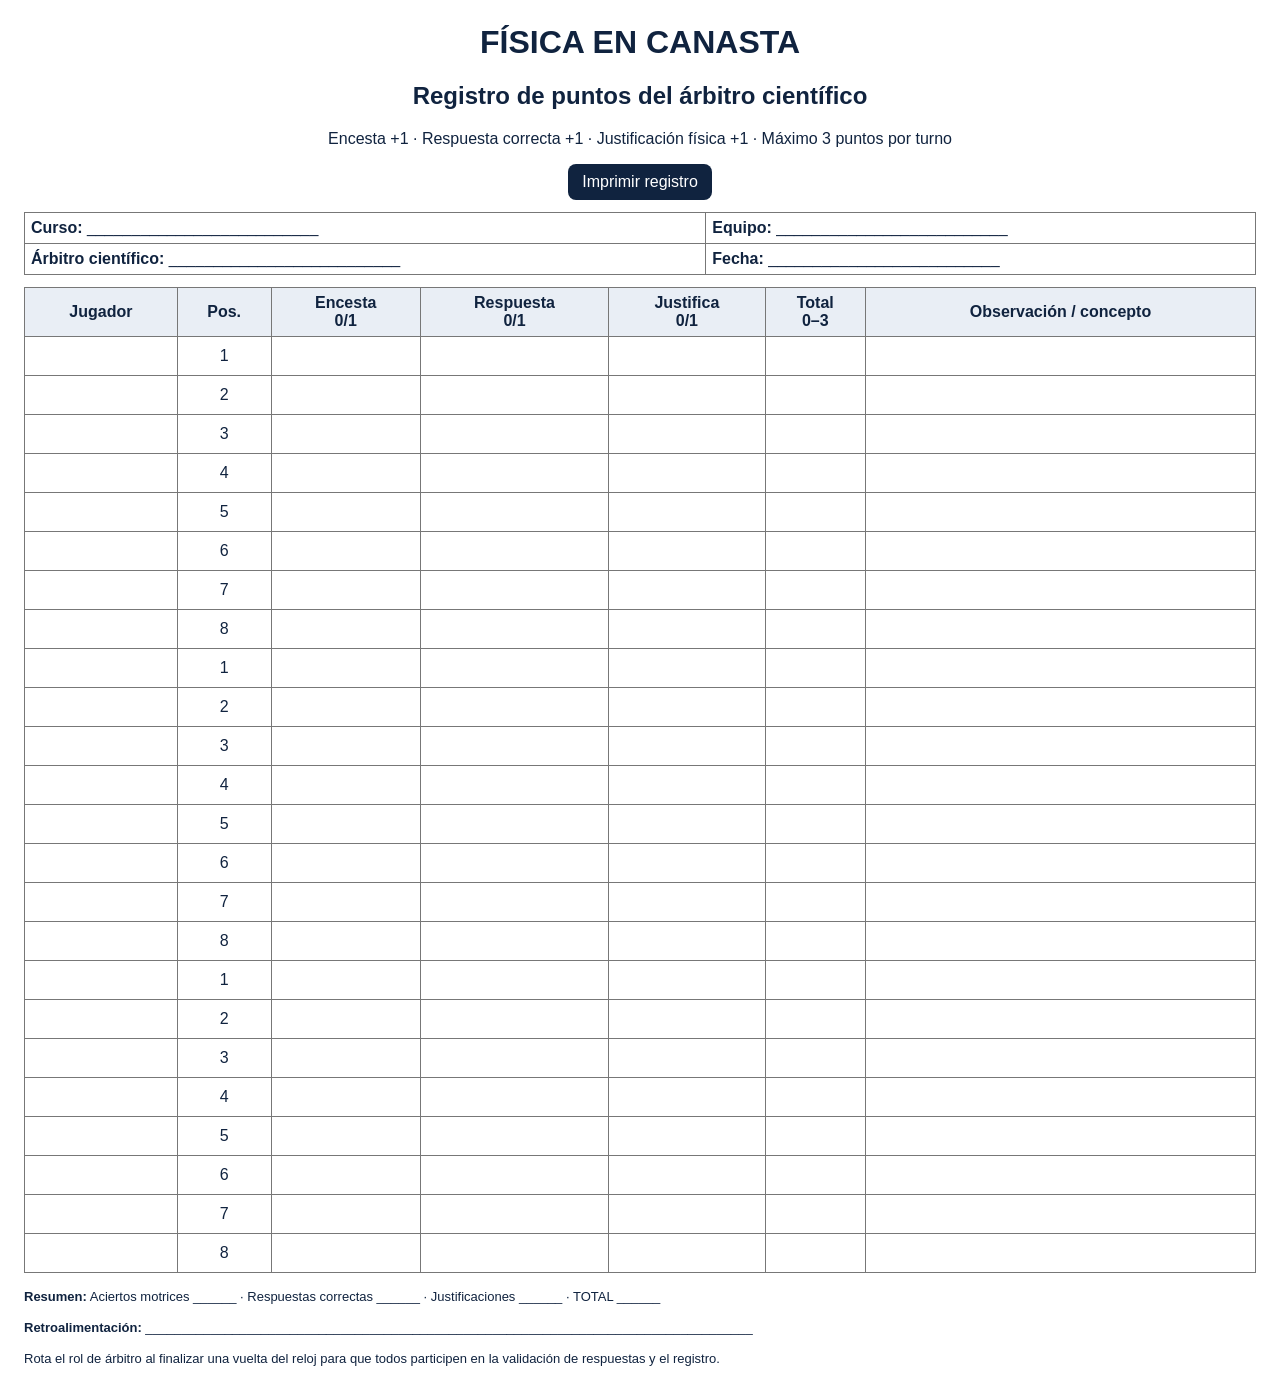
<file: resources/fisica-en-canasta-registro.html>
<!doctype html><html lang="es"><head><meta charset="utf-8"><meta name="viewport" content="width=device-width,initial-scale=1"><title>Física en Canasta · Registro</title><style>body{font-family:Arial,sans-serif;margin:24px;color:#10233f}.top{text-align:center}.info,.score{width:100%;border-collapse:collapse;margin-top:12px}.info td,.score th,.score td{border:1px solid #777;padding:6px}.score th{background:#e9eef5}.score td{height:26px}.center{text-align:center}.actions{text-align:center;margin:12px}.btn{display:inline-block;padding:9px 14px;background:#10233f;color:#fff;text-decoration:none;border-radius:8px}.note{margin-top:16px;font-size:13px}@media print{.actions{display:none}body{margin:8mm}}</style></head><body><div class="top"><h1>FÍSICA EN CANASTA</h1><h2>Registro de puntos del árbitro científico</h2><p>Encesta +1 · Respuesta correcta +1 · Justificación física +1 · Máximo 3 puntos por turno</p><div class="actions"><a class="btn" href="javascript:print()">Imprimir registro</a></div></div><table class="info"><tr><td><b>Curso:</b> __________________________</td><td><b>Equipo:</b> __________________________</td></tr><tr><td><b>Árbitro científico:</b> __________________________</td><td><b>Fecha:</b> __________________________</td></tr></table><table class="score"><thead><tr><th>Jugador</th><th>Pos.</th><th>Encesta<br>0/1</th><th>Respuesta<br>0/1</th><th>Justifica<br>0/1</th><th>Total<br>0–3</th><th>Observación / concepto</th></tr></thead><tbody>
<tr><td></td><td class="center">1</td><td></td><td></td><td></td><td></td><td></td></tr><tr><td></td><td class="center">2</td><td></td><td></td><td></td><td></td><td></td></tr><tr><td></td><td class="center">3</td><td></td><td></td><td></td><td></td><td></td></tr><tr><td></td><td class="center">4</td><td></td><td></td><td></td><td></td><td></td></tr><tr><td></td><td class="center">5</td><td></td><td></td><td></td><td></td><td></td></tr><tr><td></td><td class="center">6</td><td></td><td></td><td></td><td></td><td></td></tr><tr><td></td><td class="center">7</td><td></td><td></td><td></td><td></td><td></td></tr><tr><td></td><td class="center">8</td><td></td><td></td><td></td><td></td><td></td></tr>
<tr><td></td><td class="center">1</td><td></td><td></td><td></td><td></td><td></td></tr><tr><td></td><td class="center">2</td><td></td><td></td><td></td><td></td><td></td></tr><tr><td></td><td class="center">3</td><td></td><td></td><td></td><td></td><td></td></tr><tr><td></td><td class="center">4</td><td></td><td></td><td></td><td></td><td></td></tr><tr><td></td><td class="center">5</td><td></td><td></td><td></td><td></td><td></td></tr><tr><td></td><td class="center">6</td><td></td><td></td><td></td><td></td><td></td></tr><tr><td></td><td class="center">7</td><td></td><td></td><td></td><td></td><td></td></tr><tr><td></td><td class="center">8</td><td></td><td></td><td></td><td></td><td></td></tr>
<tr><td></td><td class="center">1</td><td></td><td></td><td></td><td></td><td></td></tr><tr><td></td><td class="center">2</td><td></td><td></td><td></td><td></td><td></td></tr><tr><td></td><td class="center">3</td><td></td><td></td><td></td><td></td><td></td></tr><tr><td></td><td class="center">4</td><td></td><td></td><td></td><td></td><td></td></tr><tr><td></td><td class="center">5</td><td></td><td></td><td></td><td></td><td></td></tr><tr><td></td><td class="center">6</td><td></td><td></td><td></td><td></td><td></td></tr><tr><td></td><td class="center">7</td><td></td><td></td><td></td><td></td><td></td></tr><tr><td></td><td class="center">8</td><td></td><td></td><td></td><td></td><td></td></tr>
</tbody></table><div class="note"><b>Resumen:</b> Aciertos motrices ______ · Respuestas correctas ______ · Justificaciones ______ · TOTAL ______</div><div class="note"><b>Retroalimentación:</b> ____________________________________________________________________________________</div><div class="note">Rota el rol de árbitro al finalizar una vuelta del reloj para que todos participen en la validación de respuestas y el registro.</div></body></html>
</file>
<file: assets/styles.css>
*{box-sizing:border-box}html{scroll-behavior:smooth}body{margin:0;font-family:Inter,system-ui,-apple-system,Segoe UI,Roboto,sans-serif;color:#10233f;background:#f7f9fc;line-height:1.55}.wrap{width:min(1160px,92%);margin:auto}.site-header{position:sticky;top:0;z-index:20;background:rgba(255,255,255,.94);backdrop-filter:blur(12px);border-bottom:1px solid #e4e9f1}.nav{height:68px;display:flex;align-items:center;justify-content:space-between;gap:24px}.brand{font-size:1.2rem;font-weight:900;color:#10233f;text-decoration:none}.brand span{color:#f0642b}.nav-links{display:flex;gap:22px}.nav-links a{color:#40506a;text-decoration:none;font-weight:700}.hero,.page-hero{background:linear-gradient(135deg,#eef7ff,#fff7ed);overflow:hidden}.hero{padding:72px 0}.page-hero{padding:48px 0}.hero-grid,.two-col,.activity-layout{display:grid;grid-template-columns:1.15fr .85fr;gap:38px;align-items:center}.eyebrow,.tag{font-size:.76rem;font-weight:900;text-transform:uppercase;letter-spacing:.08em;color:#1662a8}.hero h1,.page-hero h1{font-size:clamp(2.8rem,6vw,5.7rem);line-height:.95;margin:12px 0 22px;letter-spacing:-.045em}.hero h1 span{color:#f0642b}.lead{font-size:1.12rem;color:#4a5870;max-width:720px}.hero-actions,.btn-row,.controls{display:flex;gap:10px;flex-wrap:wrap;margin-top:24px}.btn{border:0;border-radius:12px;background:#1263a8;color:white;padding:12px 18px;font-weight:800;text-decoration:none;cursor:pointer;display:inline-block}.btn.secondary{background:#e9f2fa;color:#12558f}.btn.dark{background:#17283f}.hero-stats{display:flex;gap:32px;margin-top:34px}.hero-stats div{display:flex;flex-direction:column}.hero-stats b{font-size:1.8rem}.hero-stats span,.meta{font-size:.86rem;color:#6c788a}.trajectory-card{height:390px;position:relative;border-radius:30px;background:white;border:1px solid #dce5ef;box-shadow:0 22px 55px #294c7020;overflow:hidden}.trajectory-grid{position:absolute;inset:0;background-image:linear-gradient(#dce9f555 1px,transparent 1px),linear-gradient(90deg,#dce9f555 1px,transparent 1px);background-size:42px 42px}.trajectory-card:after{content:"";position:absolute;width:72%;height:56%;left:12%;top:19%;border-top:4px dashed #f0642b;border-radius:50%}.ball{position:absolute;width:26px;height:26px;background:#17283f;border:5px solid #f7b733;border-radius:50%;z-index:2}.ball-1{left:13%;bottom:24%}.ball-2{left:34%;top:34%}.ball-3{left:56%;top:24%}.ball-4{right:15%;bottom:28%}.vector{position:absolute;z-index:3;font-weight:900}.vx{left:58%;top:18%;color:#1466ae}.vy{left:63%;top:28%;color:#16864b}.grav{right:9%;top:39%;color:#7c3fb4}.trajectory-caption{position:absolute;left:8%;right:8%;bottom:6%;background:#fff;border-radius:14px;padding:12px 15px;display:flex;justify-content:space-between;gap:15px;z-index:4}.section{padding:70px 0}.section.alt{background:#eef3f8}.section-head{display:flex;align-items:end;justify-content:space-between;gap:30px;margin-bottom:28px}.section h2{font-size:2rem;margin:.2em 0}.cards{display:grid;grid-template-columns:repeat(3,1fr);gap:18px}.card,.panel,.die,.challenge-box,.result{background:#fff;border:1px solid #dfe6ef;border-radius:20px;padding:22px;box-shadow:0 8px 24px #17395b0d}.card{text-decoration:none;color:inherit;transition:.2s}.card:hover{transform:translateY(-4px);box-shadow:0 16px 32px #17395b18}.card.featured{background:#112b4b;color:white}.card.featured p{color:#d8e6f4}.icon{font-size:2rem}.card h3{font-size:1.25rem;margin:12px 0 6px}.card p{color:#657186}.card-link{font-weight:900;color:#e65f2b}.resource-list{display:grid;gap:10px}.resource{display:flex;justify-content:space-between;align-items:center;padding:14px;border-radius:12px;background:#f6f8fb;text-decoration:none;color:inherit}.check-list{padding-left:20px}.check-list li{margin:10px 0}.breadcrumbs{color:#6b788b;font-size:.9rem}.activity-layout{grid-template-columns:minmax(0,1fr) 330px;align-items:start}.sticky{position:sticky;top:90px}.sticky img{max-width:100%;border-radius:12px}.challenge-title{display:flex;justify-content:space-between;gap:15px}.big-number{font-size:3rem;font-weight:900;color:#e96630}.answer{display:none;margin-top:20px;padding:16px;background:#eef8f1;border-radius:12px}.answer.show{display:block}.dice-grid{display:grid;grid-template-columns:repeat(2,1fr);gap:14px}.die-value{font-size:1.08rem;font-weight:800;margin-top:12px;min-height:56px}.result{margin-top:18px}.board{display:grid;grid-template-columns:repeat(7,1fr);gap:8px}.board-cell{aspect-ratio:1;border-radius:12px;background:#eaf3fb;border:1px solid #c9ddeb;display:flex;flex-direction:column;align-items:center;justify-content:center;text-align:center;padding:5px;font-size:.74rem;font-weight:800}.board-cell.active{background:#f8b735;outline:3px solid #142d4d}.board-cell.special{background:#fff0dd}.comic-grid{display:grid;grid-template-columns:repeat(2,1fr);gap:14px}.comic-panel{min-height:270px;background:#fff;border:2px solid #17283f;border-radius:8px;padding:16px;position:relative}.comic-panel h3{margin:0}.scene{font-size:4rem;text-align:center;margin:15px}.bubble{width:100%;min-height:82px;border:2px solid #17283f;border-radius:28px;padding:12px;resize:vertical}.concept-grid{display:grid;grid-template-columns:repeat(2,1fr);gap:14px}.concept-card{background:#fff;border-radius:18px;border:1px solid #dfe6ef;padding:18px}.calc-grid{display:grid;grid-template-columns:repeat(2,1fr);gap:14px}.field label{display:block;font-weight:800;margin-bottom:6px}.field input{width:100%;padding:12px;border:1px solid #cad5e2;border-radius:10px;font-size:1rem}.metrics{display:grid;grid-template-columns:repeat(2,1fr);gap:10px;margin-top:20px}.metric{padding:15px;border-radius:14px;background:#eef5fb}.metric b{display:block;font-size:1.35rem}footer{background:#10233f;color:white;padding:30px 0}.footer-inner{display:flex;justify-content:space-between;align-items:center}footer a{color:#fff}@media(max-width:850px){.hero-grid,.two-col,.activity-layout{grid-template-columns:1fr}.cards{grid-template-columns:repeat(2,1fr)}.sticky{position:static}.trajectory-card{height:320px}.nav-links{display:none}}@media(max-width:560px){.cards,.dice-grid,.comic-grid,.concept-grid,.calc-grid,.metrics{grid-template-columns:1fr}.board{grid-template-columns:repeat(4,1fr)}.hero{padding:48px 0}.hero-stats{gap:18px}.section{padding:48px 0}.footer-inner{align-items:flex-start;gap:15px;flex-direction:column}}@media print{.site-header,.controls,.btn,footer,.nav-links{display:none!important}body{background:white}.section,.page-hero{padding:10px 0}.card,.panel,.challenge-box,.comic-panel{box-shadow:none;break-inside:avoid}}
</file>
